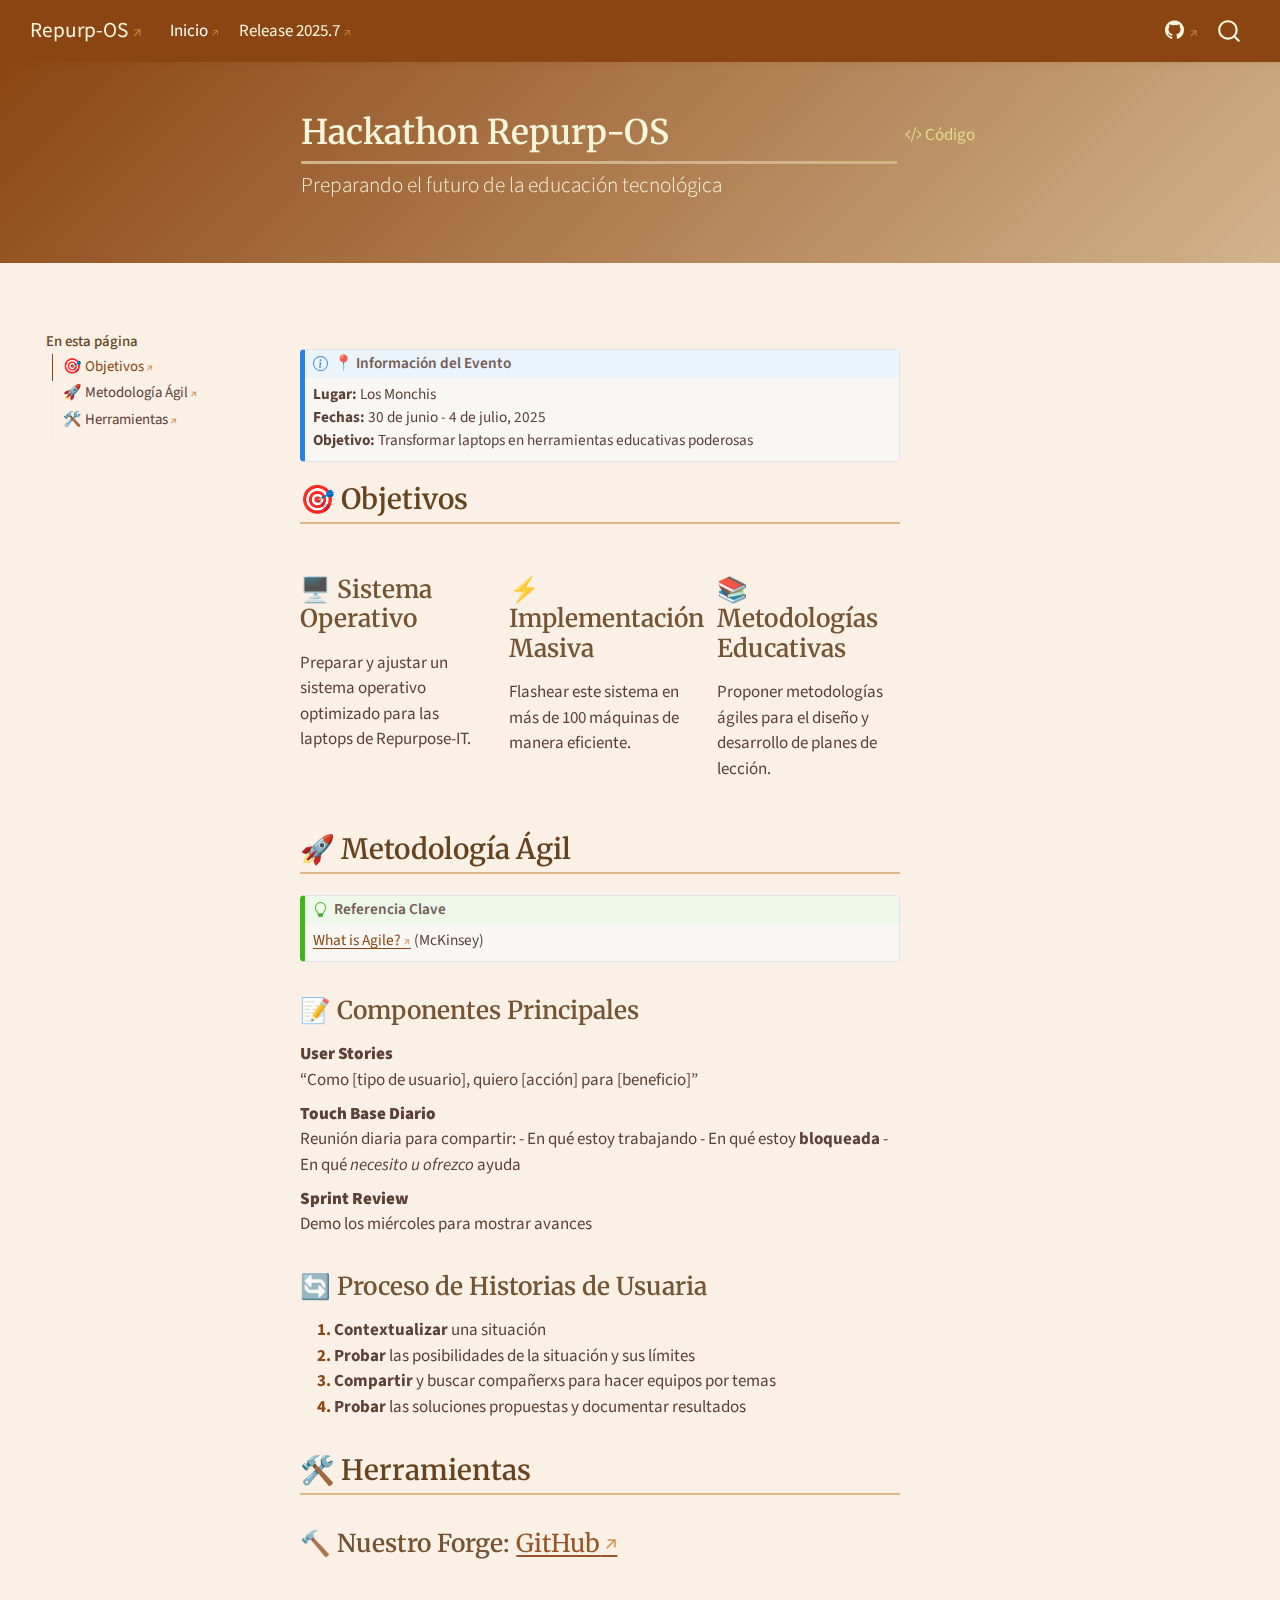
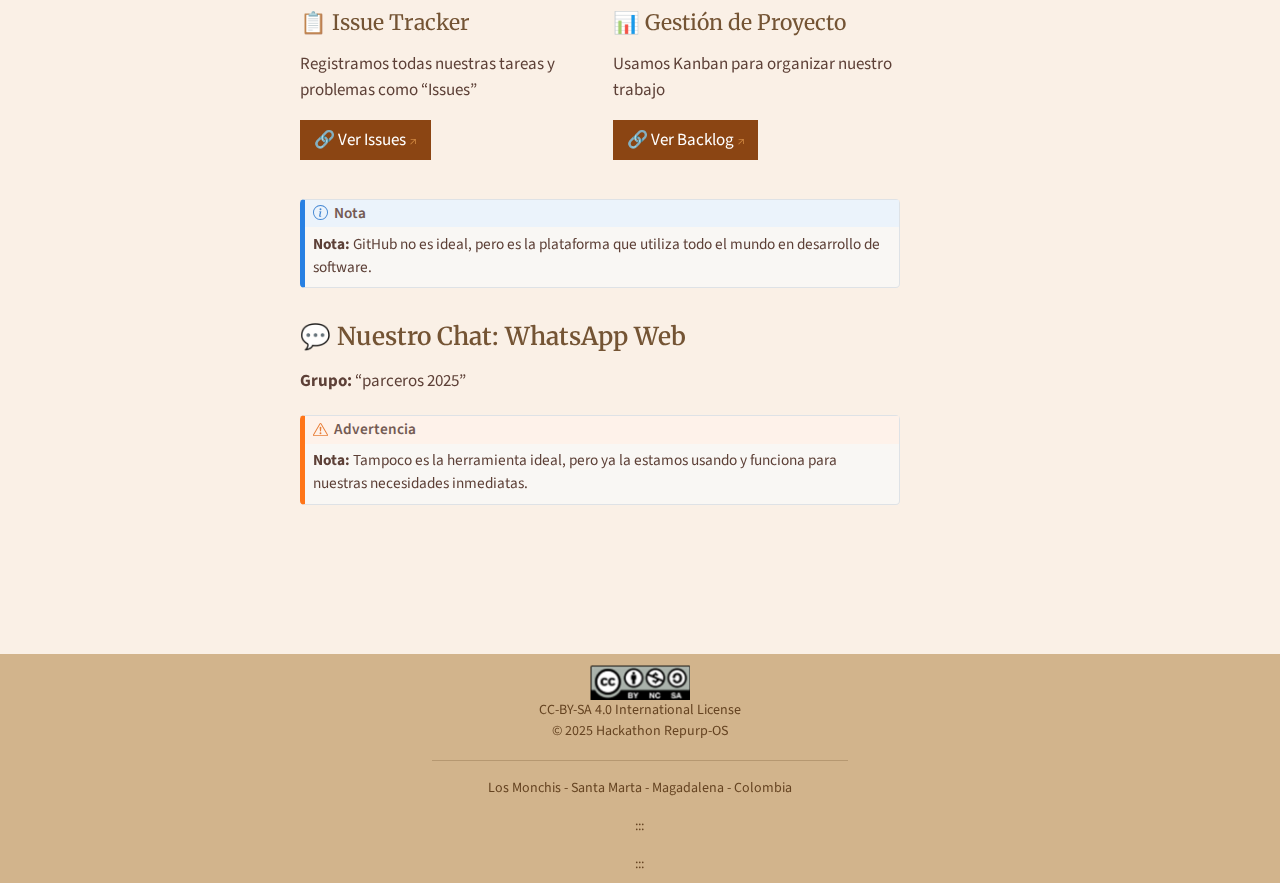
<file: index.html>
<!DOCTYPE html>
<html xmlns="http://www.w3.org/1999/xhtml" lang="es" xml:lang="es"><head>

<meta charset="utf-8">
<meta name="generator" content="quarto-1.7.32">

<meta name="viewport" content="width=device-width, initial-scale=1.0, user-scalable=yes">


<title>Hackathon Repurp-OS</title>
<style>
code{white-space: pre-wrap;}
span.smallcaps{font-variant: small-caps;}
div.columns{display: flex; gap: min(4vw, 1.5em);}
div.column{flex: auto; overflow-x: auto;}
div.hanging-indent{margin-left: 1.5em; text-indent: -1.5em;}
ul.task-list{list-style: none;}
ul.task-list li input[type="checkbox"] {
  width: 0.8em;
  margin: 0 0.8em 0.2em -1em; /* quarto-specific, see https://github.com/quarto-dev/quarto-cli/issues/4556 */ 
  vertical-align: middle;
}
/* CSS for syntax highlighting */
html { -webkit-text-size-adjust: 100%; }
pre > code.sourceCode { white-space: pre; position: relative; }
pre > code.sourceCode > span { display: inline-block; line-height: 1.25; }
pre > code.sourceCode > span:empty { height: 1.2em; }
.sourceCode { overflow: visible; }
code.sourceCode > span { color: inherit; text-decoration: inherit; }
div.sourceCode { margin: 1em 0; }
pre.sourceCode { margin: 0; }
@media screen {
div.sourceCode { overflow: auto; }
}
@media print {
pre > code.sourceCode { white-space: pre-wrap; }
pre > code.sourceCode > span { text-indent: -5em; padding-left: 5em; }
}
pre.numberSource code
  { counter-reset: source-line 0; }
pre.numberSource code > span
  { position: relative; left: -4em; counter-increment: source-line; }
pre.numberSource code > span > a:first-child::before
  { content: counter(source-line);
    position: relative; left: -1em; text-align: right; vertical-align: baseline;
    border: none; display: inline-block;
    -webkit-touch-callout: none; -webkit-user-select: none;
    -khtml-user-select: none; -moz-user-select: none;
    -ms-user-select: none; user-select: none;
    padding: 0 4px; width: 4em;
  }
pre.numberSource { margin-left: 3em;  padding-left: 4px; }
div.sourceCode
  {   }
@media screen {
pre > code.sourceCode > span > a:first-child::before { text-decoration: underline; }
}
</style>


<script src="site_libs/quarto-nav/quarto-nav.js"></script>
<script src="site_libs/quarto-nav/headroom.min.js"></script>
<script src="site_libs/clipboard/clipboard.min.js"></script>
<script src="site_libs/quarto-search/autocomplete.umd.js"></script>
<script src="site_libs/quarto-search/fuse.min.js"></script>
<script src="site_libs/quarto-search/quarto-search.js"></script>
<meta name="quarto:offset" content="./">
<script src="site_libs/quarto-html/quarto.js" type="module"></script>
<script src="site_libs/quarto-html/tabsets/tabsets.js" type="module"></script>
<script src="site_libs/quarto-html/popper.min.js"></script>
<script src="site_libs/quarto-html/tippy.umd.min.js"></script>
<script src="site_libs/quarto-html/anchor.min.js"></script>
<link href="site_libs/quarto-html/tippy.css" rel="stylesheet">
<link href="site_libs/quarto-html/quarto-syntax-highlighting-37eea08aefeeee20ff55810ff984fec1.css" rel="stylesheet" id="quarto-text-highlighting-styles">
<script src="site_libs/bootstrap/bootstrap.min.js"></script>
<link href="site_libs/bootstrap/bootstrap-icons.css" rel="stylesheet">
<link href="site_libs/bootstrap/bootstrap-e63e61ddeec7019a462cb391356e4cf2.min.css" rel="stylesheet" append-hash="true" id="quarto-bootstrap" data-mode="light">
<script id="quarto-search-options" type="application/json">{
  "location": "navbar",
  "copy-button": false,
  "collapse-after": 3,
  "panel-placement": "end",
  "type": "overlay",
  "limit": 50,
  "keyboard-shortcut": [
    "f",
    "/",
    "s"
  ],
  "show-item-context": false,
  "language": {
    "search-no-results-text": "Sin resultados",
    "search-matching-documents-text": "documentos encontrados",
    "search-copy-link-title": "Copiar el enlace en la búsqueda",
    "search-hide-matches-text": "Ocultar resultados adicionales",
    "search-more-match-text": "resultado adicional en este documento",
    "search-more-matches-text": "resultados adicionales en este documento",
    "search-clear-button-title": "Borrar",
    "search-text-placeholder": "",
    "search-detached-cancel-button-title": "Cancelar",
    "search-submit-button-title": "Enviar",
    "search-label": "Buscar"
  }
}</script>
<style>html{ scroll-behavior: smooth; }</style>


<link rel="stylesheet" href="styles.css">
</head>

<body class="floating nav-fixed quarto-light">

<div id="quarto-search-results"></div>
  <header id="quarto-header" class="headroom fixed-top quarto-banner">
    <nav class="navbar navbar-expand-lg " data-bs-theme="dark">
      <div class="navbar-container container-fluid">
      <div class="navbar-brand-container mx-auto">
    <a class="navbar-brand" href="./index.html">
    <span class="navbar-title">Repurp-OS</span>
    </a>
  </div>
            <div id="quarto-search" class="" title="Buscar"></div>
          <button class="navbar-toggler" type="button" data-bs-toggle="collapse" data-bs-target="#navbarCollapse" aria-controls="navbarCollapse" role="menu" aria-expanded="false" aria-label="Navegación de palanca" onclick="if (window.quartoToggleHeadroom) { window.quartoToggleHeadroom(); }">
  <span class="navbar-toggler-icon"></span>
</button>
          <div class="collapse navbar-collapse" id="navbarCollapse">
            <ul class="navbar-nav navbar-nav-scroll me-auto">
  <li class="nav-item">
    <a class="nav-link active" href="./index.html" aria-current="page"> 
<span class="menu-text">Inicio</span></a>
  </li>  
  <li class="nav-item">
    <a class="nav-link" href="./release.html"> 
<span class="menu-text">Release 2025.7</span></a>
  </li>  
</ul>
            <ul class="navbar-nav navbar-nav-scroll ms-auto">
  <li class="nav-item compact">
    <a class="nav-link" href="https://github.com/Repurpose-IT/Repurp-OS"> <i class="bi bi-github" role="img" aria-label="GitHub">
</i> 
<span class="menu-text"></span></a>
  </li>  
</ul>
          </div> <!-- /navcollapse -->
            <div class="quarto-navbar-tools">
</div>
      </div> <!-- /container-fluid -->
    </nav>
</header>
<!-- content -->
<header id="title-block-header" class="quarto-title-block default toc-left page-columns page-full">
  <div class="quarto-title-banner page-columns page-full">
    <div class="quarto-title column-body">
      <div class="quarto-title-block"><div><h1 class="title">Hackathon Repurp-OS</h1><button type="button" class="btn code-tools-button" id="quarto-code-tools-source"><i class="bi"></i> Código</button></div></div>
            <p class="subtitle lead">Preparando el futuro de la educación tecnológica</p>
                      </div>
  </div>
    
  
  <div class="quarto-title-meta">

      
    
      
    </div>
    
  
  </header><div id="quarto-content" class="quarto-container page-columns page-rows-contents page-layout-article page-navbar">
<!-- sidebar -->
  <nav id="quarto-sidebar" class="sidebar collapse collapse-horizontal quarto-sidebar-collapse-item sidebar-navigation floating overflow-auto">
    <nav id="TOC" role="doc-toc" class="toc-active">
    <h2 id="toc-title">En esta página</h2>
   
  <ul>
  <li><a href="#objetivos" id="toc-objetivos" class="nav-link active" data-scroll-target="#objetivos">🎯 Objetivos</a></li>
  <li><a href="#metodología-ágil" id="toc-metodología-ágil" class="nav-link" data-scroll-target="#metodología-ágil">🚀 Metodología Ágil</a>
  <ul class="collapse">
  <li><a href="#componentes-principales" id="toc-componentes-principales" class="nav-link" data-scroll-target="#componentes-principales">📝 Componentes Principales</a></li>
  <li><a href="#proceso-de-historias-de-usuaria" id="toc-proceso-de-historias-de-usuaria" class="nav-link" data-scroll-target="#proceso-de-historias-de-usuaria">🔄 Proceso de Historias de Usuaria</a></li>
  </ul></li>
  <li><a href="#herramientas" id="toc-herramientas" class="nav-link" data-scroll-target="#herramientas">🛠️ Herramientas</a>
  <ul class="collapse">
  <li><a href="#nuestro-forge-github" id="toc-nuestro-forge-github" class="nav-link" data-scroll-target="#nuestro-forge-github">🔨 Nuestro Forge: GitHub</a></li>
  <li><a href="#nuestro-chat-whatsapp-web" id="toc-nuestro-chat-whatsapp-web" class="nav-link" data-scroll-target="#nuestro-chat-whatsapp-web">💬 Nuestro Chat: WhatsApp Web</a></li>
  </ul></li>
  </ul>
</nav>
</nav>
<div id="quarto-sidebar-glass" class="quarto-sidebar-collapse-item" data-bs-toggle="collapse" data-bs-target=".quarto-sidebar-collapse-item"></div>
<!-- margin-sidebar -->
    <div id="quarto-margin-sidebar" class="sidebar margin-sidebar zindex-bottom">
    </div>
<!-- main -->
<main class="content quarto-banner-title-block" id="quarto-document-content">





<div class="callout callout-style-default callout-note callout-titled">
<div class="callout-header d-flex align-content-center">
<div class="callout-icon-container">
<i class="callout-icon"></i>
</div>
<div class="callout-title-container flex-fill">
📍 Información del Evento
</div>
</div>
<div class="callout-body-container callout-body">
<p><strong>Lugar:</strong> Los Monchis<br>
<strong>Fechas:</strong> 30 de junio - 4 de julio, 2025<br>
<strong>Objetivo:</strong> Transformar laptops en herramientas educativas poderosas</p>
</div>
</div>
<section id="objetivos" class="level2">
<h2 class="anchored" data-anchor-id="objetivos">🎯 Objetivos</h2>
<div class="grid">
<section id="sistema-operativo" class="level3 g-col-12 g-col-md-4">
<h3 class="anchored" data-anchor-id="sistema-operativo">🖥️ Sistema Operativo</h3>
<p>Preparar y ajustar un sistema operativo optimizado para las laptops de Repurpose-IT.</p>
</section>
<section id="implementación-masiva" class="level3 g-col-12 g-col-md-4">
<h3 class="anchored" data-anchor-id="implementación-masiva">⚡ Implementación Masiva</h3>
<p>Flashear este sistema en más de 100 máquinas de manera eficiente.</p>
</section>
<section id="metodologías-educativas" class="level3 g-col-12 g-col-md-4">
<h3 class="anchored" data-anchor-id="metodologías-educativas">📚 Metodologías Educativas</h3>
<p>Proponer metodologías ágiles para el diseño y desarrollo de planes de lección.</p>
</section>
</div>
</section>
<section id="metodología-ágil" class="level2">
<h2 class="anchored" data-anchor-id="metodología-ágil">🚀 Metodología Ágil</h2>
<div class="callout callout-style-default callout-tip callout-titled">
<div class="callout-header d-flex align-content-center">
<div class="callout-icon-container">
<i class="callout-icon"></i>
</div>
<div class="callout-title-container flex-fill">
Referencia Clave
</div>
</div>
<div class="callout-body-container callout-body">
<p><a href="https://www.mckinsey.com/featured-insights/mckinsey-explainers/what-is-agile">What is Agile?</a> (McKinsey)</p>
</div>
</div>
<section id="componentes-principales" class="level3">
<h3 class="anchored" data-anchor-id="componentes-principales">📝 Componentes Principales</h3>
<dl>
<dt><strong>User Stories</strong></dt>
<dd>
“Como [tipo de usuario], quiero [acción] para [beneficio]”
</dd>
<dt><strong>Touch Base Diario</strong></dt>
<dd>
Reunión diaria para compartir: - En qué estoy trabajando - En qué estoy <strong>bloqueada</strong> - En qué <em>necesito u ofrezco</em> ayuda
</dd>
<dt><strong>Sprint Review</strong></dt>
<dd>
Demo los miércoles para mostrar avances
</dd>
</dl>
</section>
<section id="proceso-de-historias-de-usuaria" class="level3">
<h3 class="anchored" data-anchor-id="proceso-de-historias-de-usuaria">🔄 Proceso de Historias de Usuaria</h3>
<ol type="1">
<li><strong>Contextualizar</strong> una situación</li>
<li><strong>Probar</strong> las posibilidades de la situación y sus límites</li>
<li><strong>Compartir</strong> y buscar compañerxs para hacer equipos por temas</li>
<li><strong>Probar</strong> las soluciones propuestas y documentar resultados</li>
</ol>
</section>
</section>
<section id="herramientas" class="level2">
<h2 class="anchored" data-anchor-id="herramientas">🛠️ Herramientas</h2>
<section id="nuestro-forge-github" class="level3">
<h3 class="anchored" data-anchor-id="nuestro-forge-github">🔨 Nuestro Forge: <a href="https://github.com/Repurpose-IT/Repurp-OS">GitHub</a></h3>
<div class="grid">
<section id="issue-tracker" class="level4 g-col-12 g-col-md-6">
<h4 class="anchored" data-anchor-id="issue-tracker">📋 Issue Tracker</h4>
<p>Registramos todas nuestras tareas y problemas como “Issues”</p>
<p><a href="https://github.com/Repurpose-IT/Repurp-OS/issues" class="btn btn-primary">🔗 Ver Issues</a></p>
</section>
<section id="gestión-de-proyecto" class="level4 g-col-12 g-col-md-6">
<h4 class="anchored" data-anchor-id="gestión-de-proyecto">📊 Gestión de Proyecto</h4>
<p>Usamos Kanban para organizar nuestro trabajo</p>
<p><a href="https://github.com/orgs/Repurpose-IT/projects/1" class="btn btn-primary">🔗 Ver Backlog</a></p>
</section>
</div>
<div class="callout callout-style-default callout-note callout-titled">
<div class="callout-header d-flex align-content-center">
<div class="callout-icon-container">
<i class="callout-icon"></i>
</div>
<div class="callout-title-container flex-fill">
Nota
</div>
</div>
<div class="callout-body-container callout-body">
<p><strong>Nota:</strong> GitHub no es ideal, pero es la plataforma que utiliza todo el mundo en desarrollo de software.</p>
</div>
</div>
</section>
<section id="nuestro-chat-whatsapp-web" class="level3">
<h3 class="anchored" data-anchor-id="nuestro-chat-whatsapp-web">💬 Nuestro Chat: WhatsApp Web</h3>
<p><strong>Grupo:</strong> “parceros 2025”</p>
<div class="callout callout-style-default callout-warning callout-titled">
<div class="callout-header d-flex align-content-center">
<div class="callout-icon-container">
<i class="callout-icon"></i>
</div>
<div class="callout-title-container flex-fill">
Advertencia
</div>
</div>
<div class="callout-body-container callout-body">
<p><strong>Nota:</strong> Tampoco es la herramienta ideal, pero ya la estamos usando y funciona para nuestras necesidades inmediatas.</p>
</div>
</div>

</section>
</section>

</main> <!-- /main -->
<script id="quarto-html-after-body" type="application/javascript">
  window.document.addEventListener("DOMContentLoaded", function (event) {
    const icon = "";
    const anchorJS = new window.AnchorJS();
    anchorJS.options = {
      placement: 'right',
      icon: icon
    };
    anchorJS.add('.anchored');
    const isCodeAnnotation = (el) => {
      for (const clz of el.classList) {
        if (clz.startsWith('code-annotation-')) {                     
          return true;
        }
      }
      return false;
    }
    const onCopySuccess = function(e) {
      // button target
      const button = e.trigger;
      // don't keep focus
      button.blur();
      // flash "checked"
      button.classList.add('code-copy-button-checked');
      var currentTitle = button.getAttribute("title");
      button.setAttribute("title", "Copiado");
      let tooltip;
      if (window.bootstrap) {
        button.setAttribute("data-bs-toggle", "tooltip");
        button.setAttribute("data-bs-placement", "left");
        button.setAttribute("data-bs-title", "Copiado");
        tooltip = new bootstrap.Tooltip(button, 
          { trigger: "manual", 
            customClass: "code-copy-button-tooltip",
            offset: [0, -8]});
        tooltip.show();    
      }
      setTimeout(function() {
        if (tooltip) {
          tooltip.hide();
          button.removeAttribute("data-bs-title");
          button.removeAttribute("data-bs-toggle");
          button.removeAttribute("data-bs-placement");
        }
        button.setAttribute("title", currentTitle);
        button.classList.remove('code-copy-button-checked');
      }, 1000);
      // clear code selection
      e.clearSelection();
    }
    const getTextToCopy = function(trigger) {
        const codeEl = trigger.previousElementSibling.cloneNode(true);
        for (const childEl of codeEl.children) {
          if (isCodeAnnotation(childEl)) {
            childEl.remove();
          }
        }
        return codeEl.innerText;
    }
    const clipboard = new window.ClipboardJS('.code-copy-button:not([data-in-quarto-modal])', {
      text: getTextToCopy
    });
    clipboard.on('success', onCopySuccess);
    if (window.document.getElementById('quarto-embedded-source-code-modal')) {
      const clipboardModal = new window.ClipboardJS('.code-copy-button[data-in-quarto-modal]', {
        text: getTextToCopy,
        container: window.document.getElementById('quarto-embedded-source-code-modal')
      });
      clipboardModal.on('success', onCopySuccess);
    }
    const viewSource = window.document.getElementById('quarto-view-source') ||
                       window.document.getElementById('quarto-code-tools-source');
    if (viewSource) {
      const sourceUrl = viewSource.getAttribute("data-quarto-source-url");
      viewSource.addEventListener("click", function(e) {
        if (sourceUrl) {
          // rstudio viewer pane
          if (/\bcapabilities=\b/.test(window.location)) {
            window.open(sourceUrl);
          } else {
            window.location.href = sourceUrl;
          }
        } else {
          const modal = new bootstrap.Modal(document.getElementById('quarto-embedded-source-code-modal'));
          modal.show();
        }
        return false;
      });
    }
    function toggleCodeHandler(show) {
      return function(e) {
        const detailsSrc = window.document.querySelectorAll(".cell > details > .sourceCode");
        for (let i=0; i<detailsSrc.length; i++) {
          const details = detailsSrc[i].parentElement;
          if (show) {
            details.open = true;
          } else {
            details.removeAttribute("open");
          }
        }
        const cellCodeDivs = window.document.querySelectorAll(".cell > .sourceCode");
        const fromCls = show ? "hidden" : "unhidden";
        const toCls = show ? "unhidden" : "hidden";
        for (let i=0; i<cellCodeDivs.length; i++) {
          const codeDiv = cellCodeDivs[i];
          if (codeDiv.classList.contains(fromCls)) {
            codeDiv.classList.remove(fromCls);
            codeDiv.classList.add(toCls);
          } 
        }
        return false;
      }
    }
    const hideAllCode = window.document.getElementById("quarto-hide-all-code");
    if (hideAllCode) {
      hideAllCode.addEventListener("click", toggleCodeHandler(false));
    }
    const showAllCode = window.document.getElementById("quarto-show-all-code");
    if (showAllCode) {
      showAllCode.addEventListener("click", toggleCodeHandler(true));
    }
      var localhostRegex = new RegExp(/^(?:http|https):\/\/localhost\:?[0-9]*\//);
      var mailtoRegex = new RegExp(/^mailto:/);
        var filterRegex = new RegExp("https:\/\/Repurpose-IT\.github\.io\/Repurp-OS\/");
      var isInternal = (href) => {
          return filterRegex.test(href) || localhostRegex.test(href) || mailtoRegex.test(href);
      }
      // Inspect non-navigation links and adorn them if external
     var links = window.document.querySelectorAll('a[href]:not(.nav-link):not(.navbar-brand):not(.toc-action):not(.sidebar-link):not(.sidebar-item-toggle):not(.pagination-link):not(.no-external):not([aria-hidden]):not(.dropdown-item):not(.quarto-navigation-tool):not(.about-link)');
      for (var i=0; i<links.length; i++) {
        const link = links[i];
        if (!isInternal(link.href)) {
          // undo the damage that might have been done by quarto-nav.js in the case of
          // links that we want to consider external
          if (link.dataset.originalHref !== undefined) {
            link.href = link.dataset.originalHref;
          }
            // target, if specified
            link.setAttribute("target", "_blank");
            if (link.getAttribute("rel") === null) {
              link.setAttribute("rel", "noopener");
            }
        }
      }
    function tippyHover(el, contentFn, onTriggerFn, onUntriggerFn) {
      const config = {
        allowHTML: true,
        maxWidth: 500,
        delay: 100,
        arrow: false,
        appendTo: function(el) {
            return el.parentElement;
        },
        interactive: true,
        interactiveBorder: 10,
        theme: 'quarto',
        placement: 'bottom-start',
      };
      if (contentFn) {
        config.content = contentFn;
      }
      if (onTriggerFn) {
        config.onTrigger = onTriggerFn;
      }
      if (onUntriggerFn) {
        config.onUntrigger = onUntriggerFn;
      }
      window.tippy(el, config); 
    }
    const noterefs = window.document.querySelectorAll('a[role="doc-noteref"]');
    for (var i=0; i<noterefs.length; i++) {
      const ref = noterefs[i];
      tippyHover(ref, function() {
        // use id or data attribute instead here
        let href = ref.getAttribute('data-footnote-href') || ref.getAttribute('href');
        try { href = new URL(href).hash; } catch {}
        const id = href.replace(/^#\/?/, "");
        const note = window.document.getElementById(id);
        if (note) {
          return note.innerHTML;
        } else {
          return "";
        }
      });
    }
    const xrefs = window.document.querySelectorAll('a.quarto-xref');
    const processXRef = (id, note) => {
      // Strip column container classes
      const stripColumnClz = (el) => {
        el.classList.remove("page-full", "page-columns");
        if (el.children) {
          for (const child of el.children) {
            stripColumnClz(child);
          }
        }
      }
      stripColumnClz(note)
      if (id === null || id.startsWith('sec-')) {
        // Special case sections, only their first couple elements
        const container = document.createElement("div");
        if (note.children && note.children.length > 2) {
          container.appendChild(note.children[0].cloneNode(true));
          for (let i = 1; i < note.children.length; i++) {
            const child = note.children[i];
            if (child.tagName === "P" && child.innerText === "") {
              continue;
            } else {
              container.appendChild(child.cloneNode(true));
              break;
            }
          }
          if (window.Quarto?.typesetMath) {
            window.Quarto.typesetMath(container);
          }
          return container.innerHTML
        } else {
          if (window.Quarto?.typesetMath) {
            window.Quarto.typesetMath(note);
          }
          return note.innerHTML;
        }
      } else {
        // Remove any anchor links if they are present
        const anchorLink = note.querySelector('a.anchorjs-link');
        if (anchorLink) {
          anchorLink.remove();
        }
        if (window.Quarto?.typesetMath) {
          window.Quarto.typesetMath(note);
        }
        if (note.classList.contains("callout")) {
          return note.outerHTML;
        } else {
          return note.innerHTML;
        }
      }
    }
    for (var i=0; i<xrefs.length; i++) {
      const xref = xrefs[i];
      tippyHover(xref, undefined, function(instance) {
        instance.disable();
        let url = xref.getAttribute('href');
        let hash = undefined; 
        if (url.startsWith('#')) {
          hash = url;
        } else {
          try { hash = new URL(url).hash; } catch {}
        }
        if (hash) {
          const id = hash.replace(/^#\/?/, "");
          const note = window.document.getElementById(id);
          if (note !== null) {
            try {
              const html = processXRef(id, note.cloneNode(true));
              instance.setContent(html);
            } finally {
              instance.enable();
              instance.show();
            }
          } else {
            // See if we can fetch this
            fetch(url.split('#')[0])
            .then(res => res.text())
            .then(html => {
              const parser = new DOMParser();
              const htmlDoc = parser.parseFromString(html, "text/html");
              const note = htmlDoc.getElementById(id);
              if (note !== null) {
                const html = processXRef(id, note);
                instance.setContent(html);
              } 
            }).finally(() => {
              instance.enable();
              instance.show();
            });
          }
        } else {
          // See if we can fetch a full url (with no hash to target)
          // This is a special case and we should probably do some content thinning / targeting
          fetch(url)
          .then(res => res.text())
          .then(html => {
            const parser = new DOMParser();
            const htmlDoc = parser.parseFromString(html, "text/html");
            const note = htmlDoc.querySelector('main.content');
            if (note !== null) {
              // This should only happen for chapter cross references
              // (since there is no id in the URL)
              // remove the first header
              if (note.children.length > 0 && note.children[0].tagName === "HEADER") {
                note.children[0].remove();
              }
              const html = processXRef(null, note);
              instance.setContent(html);
            } 
          }).finally(() => {
            instance.enable();
            instance.show();
          });
        }
      }, function(instance) {
      });
    }
        let selectedAnnoteEl;
        const selectorForAnnotation = ( cell, annotation) => {
          let cellAttr = 'data-code-cell="' + cell + '"';
          let lineAttr = 'data-code-annotation="' +  annotation + '"';
          const selector = 'span[' + cellAttr + '][' + lineAttr + ']';
          return selector;
        }
        const selectCodeLines = (annoteEl) => {
          const doc = window.document;
          const targetCell = annoteEl.getAttribute("data-target-cell");
          const targetAnnotation = annoteEl.getAttribute("data-target-annotation");
          const annoteSpan = window.document.querySelector(selectorForAnnotation(targetCell, targetAnnotation));
          const lines = annoteSpan.getAttribute("data-code-lines").split(",");
          const lineIds = lines.map((line) => {
            return targetCell + "-" + line;
          })
          let top = null;
          let height = null;
          let parent = null;
          if (lineIds.length > 0) {
              //compute the position of the single el (top and bottom and make a div)
              const el = window.document.getElementById(lineIds[0]);
              top = el.offsetTop;
              height = el.offsetHeight;
              parent = el.parentElement.parentElement;
            if (lineIds.length > 1) {
              const lastEl = window.document.getElementById(lineIds[lineIds.length - 1]);
              const bottom = lastEl.offsetTop + lastEl.offsetHeight;
              height = bottom - top;
            }
            if (top !== null && height !== null && parent !== null) {
              // cook up a div (if necessary) and position it 
              let div = window.document.getElementById("code-annotation-line-highlight");
              if (div === null) {
                div = window.document.createElement("div");
                div.setAttribute("id", "code-annotation-line-highlight");
                div.style.position = 'absolute';
                parent.appendChild(div);
              }
              div.style.top = top - 2 + "px";
              div.style.height = height + 4 + "px";
              div.style.left = 0;
              let gutterDiv = window.document.getElementById("code-annotation-line-highlight-gutter");
              if (gutterDiv === null) {
                gutterDiv = window.document.createElement("div");
                gutterDiv.setAttribute("id", "code-annotation-line-highlight-gutter");
                gutterDiv.style.position = 'absolute';
                const codeCell = window.document.getElementById(targetCell);
                const gutter = codeCell.querySelector('.code-annotation-gutter');
                gutter.appendChild(gutterDiv);
              }
              gutterDiv.style.top = top - 2 + "px";
              gutterDiv.style.height = height + 4 + "px";
            }
            selectedAnnoteEl = annoteEl;
          }
        };
        const unselectCodeLines = () => {
          const elementsIds = ["code-annotation-line-highlight", "code-annotation-line-highlight-gutter"];
          elementsIds.forEach((elId) => {
            const div = window.document.getElementById(elId);
            if (div) {
              div.remove();
            }
          });
          selectedAnnoteEl = undefined;
        };
          // Handle positioning of the toggle
      window.addEventListener(
        "resize",
        throttle(() => {
          elRect = undefined;
          if (selectedAnnoteEl) {
            selectCodeLines(selectedAnnoteEl);
          }
        }, 10)
      );
      function throttle(fn, ms) {
      let throttle = false;
      let timer;
        return (...args) => {
          if(!throttle) { // first call gets through
              fn.apply(this, args);
              throttle = true;
          } else { // all the others get throttled
              if(timer) clearTimeout(timer); // cancel #2
              timer = setTimeout(() => {
                fn.apply(this, args);
                timer = throttle = false;
              }, ms);
          }
        };
      }
        // Attach click handler to the DT
        const annoteDls = window.document.querySelectorAll('dt[data-target-cell]');
        for (const annoteDlNode of annoteDls) {
          annoteDlNode.addEventListener('click', (event) => {
            const clickedEl = event.target;
            if (clickedEl !== selectedAnnoteEl) {
              unselectCodeLines();
              const activeEl = window.document.querySelector('dt[data-target-cell].code-annotation-active');
              if (activeEl) {
                activeEl.classList.remove('code-annotation-active');
              }
              selectCodeLines(clickedEl);
              clickedEl.classList.add('code-annotation-active');
            } else {
              // Unselect the line
              unselectCodeLines();
              clickedEl.classList.remove('code-annotation-active');
            }
          });
        }
    const findCites = (el) => {
      const parentEl = el.parentElement;
      if (parentEl) {
        const cites = parentEl.dataset.cites;
        if (cites) {
          return {
            el,
            cites: cites.split(' ')
          };
        } else {
          return findCites(el.parentElement)
        }
      } else {
        return undefined;
      }
    };
    var bibliorefs = window.document.querySelectorAll('a[role="doc-biblioref"]');
    for (var i=0; i<bibliorefs.length; i++) {
      const ref = bibliorefs[i];
      const citeInfo = findCites(ref);
      if (citeInfo) {
        tippyHover(citeInfo.el, function() {
          var popup = window.document.createElement('div');
          citeInfo.cites.forEach(function(cite) {
            var citeDiv = window.document.createElement('div');
            citeDiv.classList.add('hanging-indent');
            citeDiv.classList.add('csl-entry');
            var biblioDiv = window.document.getElementById('ref-' + cite);
            if (biblioDiv) {
              citeDiv.innerHTML = biblioDiv.innerHTML;
            }
            popup.appendChild(citeDiv);
          });
          return popup.innerHTML;
        });
      }
    }
  });
  </script><div class="modal fade" id="quarto-embedded-source-code-modal" tabindex="-1" aria-labelledby="quarto-embedded-source-code-modal-label" aria-hidden="true"><div class="modal-dialog modal-dialog-scrollable"><div class="modal-content"><div class="modal-header"><h5 class="modal-title" id="quarto-embedded-source-code-modal-label">Ejecutar el código</h5><button class="btn-close" data-bs-dismiss="modal"></button></div><div class="modal-body"><div class="">
<div class="sourceCode" id="cb1" data-shortcodes="false"><pre class="sourceCode markdown code-with-copy"><code class="sourceCode markdown"><span id="cb1-1"><a href="#cb1-1" aria-hidden="true" tabindex="-1"></a><span class="co">---</span></span>
<span id="cb1-2"><a href="#cb1-2" aria-hidden="true" tabindex="-1"></a><span class="an">title:</span><span class="co"> "Hackathon Repurp-OS"</span></span>
<span id="cb1-3"><a href="#cb1-3" aria-hidden="true" tabindex="-1"></a><span class="an">subtitle:</span><span class="co"> "Preparando el futuro de la educación tecnológica"</span></span>
<span id="cb1-4"><a href="#cb1-4" aria-hidden="true" tabindex="-1"></a><span class="an">toc:</span><span class="co"> true</span></span>
<span id="cb1-5"><a href="#cb1-5" aria-hidden="true" tabindex="-1"></a><span class="an">toc-location:</span><span class="co"> left</span></span>
<span id="cb1-6"><a href="#cb1-6" aria-hidden="true" tabindex="-1"></a><span class="an">title-block-banner:</span><span class="co"> true</span></span>
<span id="cb1-7"><a href="#cb1-7" aria-hidden="true" tabindex="-1"></a><span class="an">format:</span></span>
<span id="cb1-8"><a href="#cb1-8" aria-hidden="true" tabindex="-1"></a><span class="co">  html:</span></span>
<span id="cb1-9"><a href="#cb1-9" aria-hidden="true" tabindex="-1"></a><span class="co">    code-fold: true</span></span>
<span id="cb1-10"><a href="#cb1-10" aria-hidden="true" tabindex="-1"></a><span class="co">    code-tools: true</span></span>
<span id="cb1-11"><a href="#cb1-11" aria-hidden="true" tabindex="-1"></a><span class="co">---</span></span>
<span id="cb1-12"><a href="#cb1-12" aria-hidden="true" tabindex="-1"></a></span>
<span id="cb1-13"><a href="#cb1-13" aria-hidden="true" tabindex="-1"></a>::: {.callout-note}</span>
<span id="cb1-14"><a href="#cb1-14" aria-hidden="true" tabindex="-1"></a><span class="fu">## 📍 Información del Evento</span></span>
<span id="cb1-15"><a href="#cb1-15" aria-hidden="true" tabindex="-1"></a>**Lugar:** Los Monchis  </span>
<span id="cb1-16"><a href="#cb1-16" aria-hidden="true" tabindex="-1"></a>**Fechas:** 30 de junio - 4 de julio, 2025  </span>
<span id="cb1-17"><a href="#cb1-17" aria-hidden="true" tabindex="-1"></a>**Objetivo:** Transformar laptops en herramientas educativas poderosas</span>
<span id="cb1-18"><a href="#cb1-18" aria-hidden="true" tabindex="-1"></a>:::</span>
<span id="cb1-19"><a href="#cb1-19" aria-hidden="true" tabindex="-1"></a></span>
<span id="cb1-20"><a href="#cb1-20" aria-hidden="true" tabindex="-1"></a><span class="fu">## 🎯 Objetivos</span></span>
<span id="cb1-21"><a href="#cb1-21" aria-hidden="true" tabindex="-1"></a></span>
<span id="cb1-22"><a href="#cb1-22" aria-hidden="true" tabindex="-1"></a>::: {.grid}</span>
<span id="cb1-23"><a href="#cb1-23" aria-hidden="true" tabindex="-1"></a></span>
<span id="cb1-24"><a href="#cb1-24" aria-hidden="true" tabindex="-1"></a>::: {.g-col-12 .g-col-md-4}</span>
<span id="cb1-25"><a href="#cb1-25" aria-hidden="true" tabindex="-1"></a><span class="fu">### 🖥️ Sistema Operativo</span></span>
<span id="cb1-26"><a href="#cb1-26" aria-hidden="true" tabindex="-1"></a>Preparar y ajustar un sistema operativo optimizado para las laptops de Repurpose-IT.</span>
<span id="cb1-27"><a href="#cb1-27" aria-hidden="true" tabindex="-1"></a>:::</span>
<span id="cb1-28"><a href="#cb1-28" aria-hidden="true" tabindex="-1"></a></span>
<span id="cb1-29"><a href="#cb1-29" aria-hidden="true" tabindex="-1"></a>::: {.g-col-12 .g-col-md-4}</span>
<span id="cb1-30"><a href="#cb1-30" aria-hidden="true" tabindex="-1"></a><span class="fu">### ⚡ Implementación Masiva</span></span>
<span id="cb1-31"><a href="#cb1-31" aria-hidden="true" tabindex="-1"></a>Flashear este sistema en más de 100 máquinas de manera eficiente.</span>
<span id="cb1-32"><a href="#cb1-32" aria-hidden="true" tabindex="-1"></a>:::</span>
<span id="cb1-33"><a href="#cb1-33" aria-hidden="true" tabindex="-1"></a></span>
<span id="cb1-34"><a href="#cb1-34" aria-hidden="true" tabindex="-1"></a>::: {.g-col-12 .g-col-md-4}</span>
<span id="cb1-35"><a href="#cb1-35" aria-hidden="true" tabindex="-1"></a><span class="fu">### 📚 Metodologías Educativas</span></span>
<span id="cb1-36"><a href="#cb1-36" aria-hidden="true" tabindex="-1"></a>Proponer metodologías ágiles para el diseño y desarrollo de planes de lección.</span>
<span id="cb1-37"><a href="#cb1-37" aria-hidden="true" tabindex="-1"></a>:::</span>
<span id="cb1-38"><a href="#cb1-38" aria-hidden="true" tabindex="-1"></a></span>
<span id="cb1-39"><a href="#cb1-39" aria-hidden="true" tabindex="-1"></a>:::</span>
<span id="cb1-40"><a href="#cb1-40" aria-hidden="true" tabindex="-1"></a></span>
<span id="cb1-41"><a href="#cb1-41" aria-hidden="true" tabindex="-1"></a><span class="fu">## 🚀 Metodología Ágil</span></span>
<span id="cb1-42"><a href="#cb1-42" aria-hidden="true" tabindex="-1"></a></span>
<span id="cb1-43"><a href="#cb1-43" aria-hidden="true" tabindex="-1"></a>::: {.callout-tip}</span>
<span id="cb1-44"><a href="#cb1-44" aria-hidden="true" tabindex="-1"></a><span class="fu">## Referencia Clave</span></span>
<span id="cb1-45"><a href="#cb1-45" aria-hidden="true" tabindex="-1"></a><span class="co">[</span><span class="ot">What is Agile?</span><span class="co">](https://www.mckinsey.com/featured-insights/mckinsey-explainers/what-is-agile)</span> (McKinsey)</span>
<span id="cb1-46"><a href="#cb1-46" aria-hidden="true" tabindex="-1"></a>:::</span>
<span id="cb1-47"><a href="#cb1-47" aria-hidden="true" tabindex="-1"></a></span>
<span id="cb1-48"><a href="#cb1-48" aria-hidden="true" tabindex="-1"></a><span class="fu">### 📝 Componentes Principales</span></span>
<span id="cb1-49"><a href="#cb1-49" aria-hidden="true" tabindex="-1"></a></span>
<span id="cb1-50"><a href="#cb1-50" aria-hidden="true" tabindex="-1"></a>**User Stories**</span>
<span id="cb1-51"><a href="#cb1-51" aria-hidden="true" tabindex="-1"></a>: "Como <span class="co">[</span><span class="ot">tipo de usuario</span><span class="co">]</span>, quiero <span class="co">[</span><span class="ot">acción</span><span class="co">]</span> para <span class="co">[</span><span class="ot">beneficio</span><span class="co">]</span>"</span>
<span id="cb1-52"><a href="#cb1-52" aria-hidden="true" tabindex="-1"></a></span>
<span id="cb1-53"><a href="#cb1-53" aria-hidden="true" tabindex="-1"></a>**Touch Base Diario** </span>
<span id="cb1-54"><a href="#cb1-54" aria-hidden="true" tabindex="-1"></a>: Reunión diaria para compartir:</span>
<span id="cb1-55"><a href="#cb1-55" aria-hidden="true" tabindex="-1"></a><span class="ss">  - </span>En qué estoy trabajando</span>
<span id="cb1-56"><a href="#cb1-56" aria-hidden="true" tabindex="-1"></a><span class="ss">  - </span>En qué estoy **bloqueada**</span>
<span id="cb1-57"><a href="#cb1-57" aria-hidden="true" tabindex="-1"></a><span class="ss">  - </span>En qué _necesito u ofrezco_ ayuda</span>
<span id="cb1-58"><a href="#cb1-58" aria-hidden="true" tabindex="-1"></a></span>
<span id="cb1-59"><a href="#cb1-59" aria-hidden="true" tabindex="-1"></a>**Sprint Review**</span>
<span id="cb1-60"><a href="#cb1-60" aria-hidden="true" tabindex="-1"></a>: Demo los miércoles para mostrar avances</span>
<span id="cb1-61"><a href="#cb1-61" aria-hidden="true" tabindex="-1"></a></span>
<span id="cb1-62"><a href="#cb1-62" aria-hidden="true" tabindex="-1"></a><span class="fu">### 🔄 Proceso de Historias de Usuaria</span></span>
<span id="cb1-63"><a href="#cb1-63" aria-hidden="true" tabindex="-1"></a></span>
<span id="cb1-64"><a href="#cb1-64" aria-hidden="true" tabindex="-1"></a><span class="ss">1. </span>**Contextualizar** una situación</span>
<span id="cb1-65"><a href="#cb1-65" aria-hidden="true" tabindex="-1"></a><span class="ss">2. </span>**Probar** las posibilidades de la situación y sus límites</span>
<span id="cb1-66"><a href="#cb1-66" aria-hidden="true" tabindex="-1"></a><span class="ss">3. </span>**Compartir** y buscar compañerxs para hacer equipos por temas</span>
<span id="cb1-67"><a href="#cb1-67" aria-hidden="true" tabindex="-1"></a><span class="ss">4. </span>**Probar** las soluciones propuestas y documentar resultados</span>
<span id="cb1-68"><a href="#cb1-68" aria-hidden="true" tabindex="-1"></a></span>
<span id="cb1-69"><a href="#cb1-69" aria-hidden="true" tabindex="-1"></a><span class="fu">## 🛠️ Herramientas</span></span>
<span id="cb1-70"><a href="#cb1-70" aria-hidden="true" tabindex="-1"></a></span>
<span id="cb1-71"><a href="#cb1-71" aria-hidden="true" tabindex="-1"></a><span class="fu">### 🔨 Nuestro Forge: [GitHub](https://github.com/Repurpose-IT/Repurp-OS)</span></span>
<span id="cb1-72"><a href="#cb1-72" aria-hidden="true" tabindex="-1"></a></span>
<span id="cb1-73"><a href="#cb1-73" aria-hidden="true" tabindex="-1"></a>::: {.grid}</span>
<span id="cb1-74"><a href="#cb1-74" aria-hidden="true" tabindex="-1"></a></span>
<span id="cb1-75"><a href="#cb1-75" aria-hidden="true" tabindex="-1"></a>::: {.g-col-12 .g-col-md-6}</span>
<span id="cb1-76"><a href="#cb1-76" aria-hidden="true" tabindex="-1"></a><span class="fu">#### 📋 Issue Tracker</span></span>
<span id="cb1-77"><a href="#cb1-77" aria-hidden="true" tabindex="-1"></a>Registramos todas nuestras tareas y problemas como "Issues"</span>
<span id="cb1-78"><a href="#cb1-78" aria-hidden="true" tabindex="-1"></a></span>
<span id="cb1-79"><a href="#cb1-79" aria-hidden="true" tabindex="-1"></a><span class="co">[</span><span class="ot">🔗 Ver Issues</span><span class="co">](https://github.com/Repurpose-IT/Repurp-OS/issues)</span>{.btn .btn-primary}</span>
<span id="cb1-80"><a href="#cb1-80" aria-hidden="true" tabindex="-1"></a>:::</span>
<span id="cb1-81"><a href="#cb1-81" aria-hidden="true" tabindex="-1"></a></span>
<span id="cb1-82"><a href="#cb1-82" aria-hidden="true" tabindex="-1"></a>::: {.g-col-12 .g-col-md-6}</span>
<span id="cb1-83"><a href="#cb1-83" aria-hidden="true" tabindex="-1"></a><span class="fu">#### 📊 Gestión de Proyecto</span></span>
<span id="cb1-84"><a href="#cb1-84" aria-hidden="true" tabindex="-1"></a>Usamos Kanban para organizar nuestro trabajo</span>
<span id="cb1-85"><a href="#cb1-85" aria-hidden="true" tabindex="-1"></a></span>
<span id="cb1-86"><a href="#cb1-86" aria-hidden="true" tabindex="-1"></a><span class="co">[</span><span class="ot">🔗 Ver Backlog</span><span class="co">](https://github.com/orgs/Repurpose-IT/projects/1)</span>{.btn .btn-primary}</span>
<span id="cb1-87"><a href="#cb1-87" aria-hidden="true" tabindex="-1"></a>:::</span>
<span id="cb1-88"><a href="#cb1-88" aria-hidden="true" tabindex="-1"></a></span>
<span id="cb1-89"><a href="#cb1-89" aria-hidden="true" tabindex="-1"></a>:::</span>
<span id="cb1-90"><a href="#cb1-90" aria-hidden="true" tabindex="-1"></a></span>
<span id="cb1-91"><a href="#cb1-91" aria-hidden="true" tabindex="-1"></a>::: {.callout-note}</span>
<span id="cb1-92"><a href="#cb1-92" aria-hidden="true" tabindex="-1"></a>**Nota:** GitHub no es ideal, pero es la plataforma que utiliza todo el mundo en desarrollo de software.</span>
<span id="cb1-93"><a href="#cb1-93" aria-hidden="true" tabindex="-1"></a>:::</span>
<span id="cb1-94"><a href="#cb1-94" aria-hidden="true" tabindex="-1"></a></span>
<span id="cb1-95"><a href="#cb1-95" aria-hidden="true" tabindex="-1"></a><span class="fu">### 💬 Nuestro Chat: WhatsApp Web</span></span>
<span id="cb1-96"><a href="#cb1-96" aria-hidden="true" tabindex="-1"></a></span>
<span id="cb1-97"><a href="#cb1-97" aria-hidden="true" tabindex="-1"></a>**Grupo:** "parceros 2025"</span>
<span id="cb1-98"><a href="#cb1-98" aria-hidden="true" tabindex="-1"></a></span>
<span id="cb1-99"><a href="#cb1-99" aria-hidden="true" tabindex="-1"></a>::: {.callout-warning}</span>
<span id="cb1-100"><a href="#cb1-100" aria-hidden="true" tabindex="-1"></a>**Nota:** Tampoco es la herramienta ideal, pero ya la estamos usando y funciona para nuestras necesidades inmediatas.</span>
<span id="cb1-101"><a href="#cb1-101" aria-hidden="true" tabindex="-1"></a>:::</span>
<span id="cb1-102"><a href="#cb1-102" aria-hidden="true" tabindex="-1"></a></span></code><button title="Copiar al portapapeles" class="code-copy-button" data-in-quarto-modal=""><i class="bi"></i></button></pre></div>
</div></div></div></div></div>
</div> <!-- /content -->
<footer class="footer">
  <div class="nav-footer">
    <div class="nav-footer-left">
      &nbsp;
    </div>   
    <div class="nav-footer-center">
<img src="license.png" class="img-fluid" width="100"> <br> CC-BY-SA 4.0 International License <br>© 2025 Hackathon Repurp-OS
<hr>
<p>Los Monchis - Santa Marta - Magadalena - Colombia</p>
<p>:::</p>
<p>:::</p>

<!-- -->

</div>
    <div class="nav-footer-right">
      &nbsp;
    </div>
  </div>
</footer>




<script src="site_libs/quarto-html/zenscroll-min.js"></script>
</body></html>
</file>
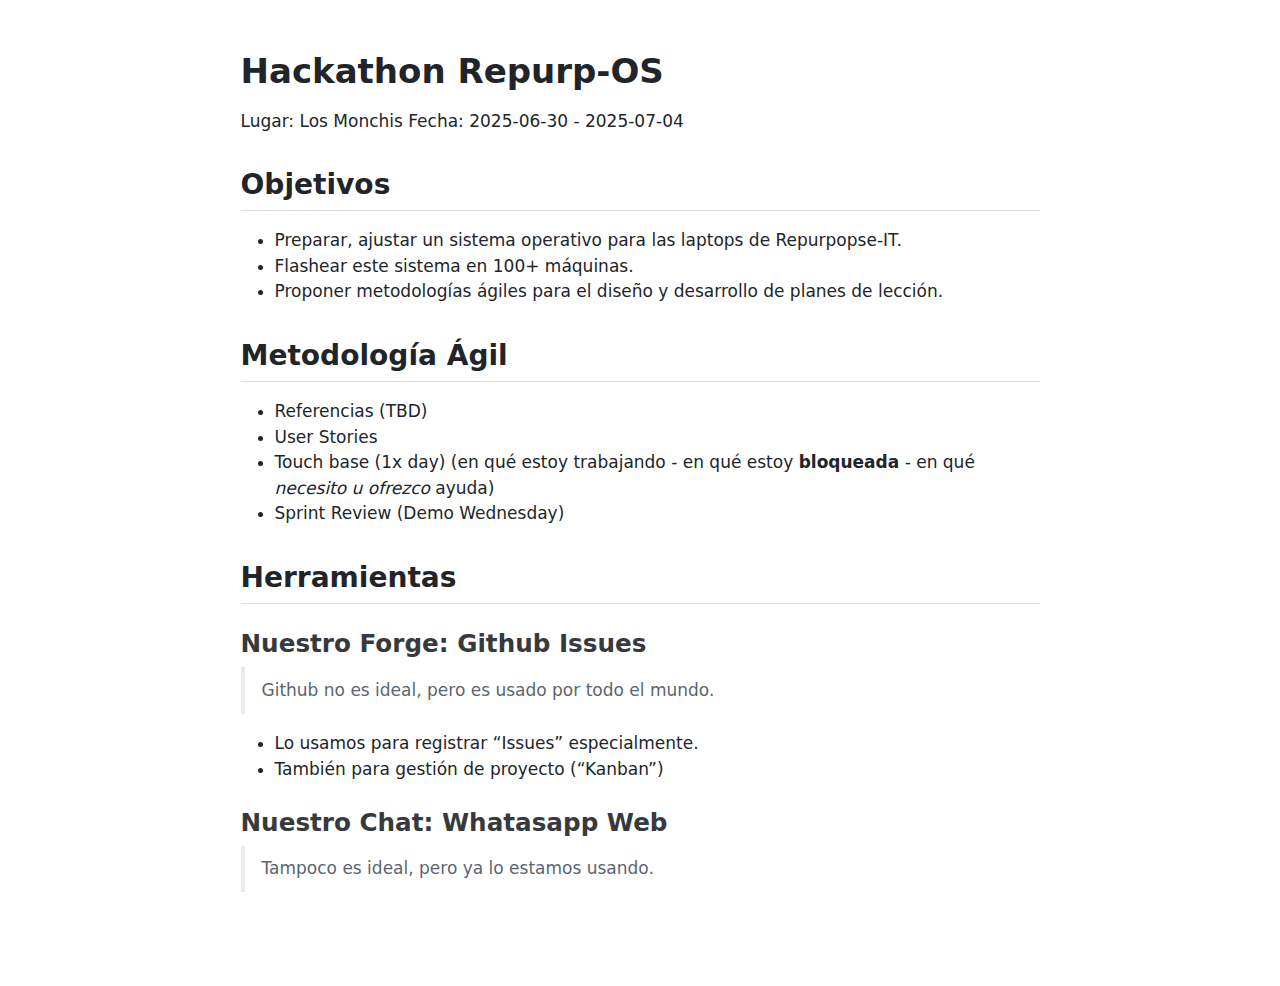
<file: readme.html>
<!DOCTYPE html>
<html xmlns="http://www.w3.org/1999/xhtml" lang="en" xml:lang="en"><head>

<meta charset="utf-8">
<meta name="generator" content="quarto-1.7.32">

<meta name="viewport" content="width=device-width, initial-scale=1.0, user-scalable=yes">


<title>readme</title>
<style>
code{white-space: pre-wrap;}
span.smallcaps{font-variant: small-caps;}
div.columns{display: flex; gap: min(4vw, 1.5em);}
div.column{flex: auto; overflow-x: auto;}
div.hanging-indent{margin-left: 1.5em; text-indent: -1.5em;}
ul.task-list{list-style: none;}
ul.task-list li input[type="checkbox"] {
  width: 0.8em;
  margin: 0 0.8em 0.2em -1em; /* quarto-specific, see https://github.com/quarto-dev/quarto-cli/issues/4556 */ 
  vertical-align: middle;
}
</style>


<script src="readme_files/libs/clipboard/clipboard.min.js"></script>
<script src="readme_files/libs/quarto-html/quarto.js" type="module"></script>
<script src="readme_files/libs/quarto-html/tabsets/tabsets.js" type="module"></script>
<script src="readme_files/libs/quarto-html/popper.min.js"></script>
<script src="readme_files/libs/quarto-html/tippy.umd.min.js"></script>
<script src="readme_files/libs/quarto-html/anchor.min.js"></script>
<link href="readme_files/libs/quarto-html/tippy.css" rel="stylesheet">
<link href="readme_files/libs/quarto-html/quarto-syntax-highlighting-37eea08aefeeee20ff55810ff984fec1.css" rel="stylesheet" id="quarto-text-highlighting-styles">
<script src="readme_files/libs/bootstrap/bootstrap.min.js"></script>
<link href="readme_files/libs/bootstrap/bootstrap-icons.css" rel="stylesheet">
<link href="readme_files/libs/bootstrap/bootstrap-bb462d781dde1847d9e3ccf7736099dd.min.css" rel="stylesheet" append-hash="true" id="quarto-bootstrap" data-mode="light">


</head>

<body class="fullcontent quarto-light">

<div id="quarto-content" class="page-columns page-rows-contents page-layout-article">

<main class="content" id="quarto-document-content">




<section id="hackathon-repurp-os" class="level1">
<h1>Hackathon Repurp-OS</h1>
<p>Lugar: Los Monchis Fecha: 2025-06-30 - 2025-07-04</p>
<section id="objetivos" class="level2">
<h2 class="anchored" data-anchor-id="objetivos">Objetivos</h2>
<ul>
<li>Preparar, ajustar un sistema operativo para las laptops de Repurpopse-IT.</li>
<li>Flashear este sistema en 100+ máquinas.</li>
<li>Proponer metodologías ágiles para el diseño y desarrollo de planes de lección.</li>
</ul>
</section>
<section id="metodología-ágil" class="level2">
<h2 class="anchored" data-anchor-id="metodología-ágil">Metodología Ágil</h2>
<ul>
<li>Referencias (TBD)</li>
<li>User Stories</li>
<li>Touch base (1x day) (en qué estoy trabajando - en qué estoy <strong>bloqueada</strong> - en qué <em>necesito u ofrezco</em> ayuda)</li>
<li>Sprint Review (Demo Wednesday)</li>
</ul>
</section>
<section id="herramientas" class="level2">
<h2 class="anchored" data-anchor-id="herramientas">Herramientas</h2>
<section id="nuestro-forge-github-issues" class="level3">
<h3 class="anchored" data-anchor-id="nuestro-forge-github-issues">Nuestro Forge: Github Issues</h3>
<blockquote class="blockquote">
<p>Github no es ideal, pero es usado por todo el mundo.</p>
</blockquote>
<ul>
<li>Lo usamos para registrar “Issues” especialmente.</li>
<li>También para gestión de proyecto (“Kanban”)</li>
</ul>
</section>
<section id="nuestro-chat-whatasapp-web" class="level3">
<h3 class="anchored" data-anchor-id="nuestro-chat-whatasapp-web">Nuestro Chat: Whatasapp Web</h3>
<blockquote class="blockquote">
<p>Tampoco es ideal, pero ya lo estamos usando.</p>
</blockquote>
</section>
</section>
</section>

</main>
<!-- /main column -->
<script id="quarto-html-after-body" type="application/javascript">
  window.document.addEventListener("DOMContentLoaded", function (event) {
    const icon = "";
    const anchorJS = new window.AnchorJS();
    anchorJS.options = {
      placement: 'right',
      icon: icon
    };
    anchorJS.add('.anchored');
    const isCodeAnnotation = (el) => {
      for (const clz of el.classList) {
        if (clz.startsWith('code-annotation-')) {                     
          return true;
        }
      }
      return false;
    }
    const onCopySuccess = function(e) {
      // button target
      const button = e.trigger;
      // don't keep focus
      button.blur();
      // flash "checked"
      button.classList.add('code-copy-button-checked');
      var currentTitle = button.getAttribute("title");
      button.setAttribute("title", "Copied!");
      let tooltip;
      if (window.bootstrap) {
        button.setAttribute("data-bs-toggle", "tooltip");
        button.setAttribute("data-bs-placement", "left");
        button.setAttribute("data-bs-title", "Copied!");
        tooltip = new bootstrap.Tooltip(button, 
          { trigger: "manual", 
            customClass: "code-copy-button-tooltip",
            offset: [0, -8]});
        tooltip.show();    
      }
      setTimeout(function() {
        if (tooltip) {
          tooltip.hide();
          button.removeAttribute("data-bs-title");
          button.removeAttribute("data-bs-toggle");
          button.removeAttribute("data-bs-placement");
        }
        button.setAttribute("title", currentTitle);
        button.classList.remove('code-copy-button-checked');
      }, 1000);
      // clear code selection
      e.clearSelection();
    }
    const getTextToCopy = function(trigger) {
        const codeEl = trigger.previousElementSibling.cloneNode(true);
        for (const childEl of codeEl.children) {
          if (isCodeAnnotation(childEl)) {
            childEl.remove();
          }
        }
        return codeEl.innerText;
    }
    const clipboard = new window.ClipboardJS('.code-copy-button:not([data-in-quarto-modal])', {
      text: getTextToCopy
    });
    clipboard.on('success', onCopySuccess);
    if (window.document.getElementById('quarto-embedded-source-code-modal')) {
      const clipboardModal = new window.ClipboardJS('.code-copy-button[data-in-quarto-modal]', {
        text: getTextToCopy,
        container: window.document.getElementById('quarto-embedded-source-code-modal')
      });
      clipboardModal.on('success', onCopySuccess);
    }
      var localhostRegex = new RegExp(/^(?:http|https):\/\/localhost\:?[0-9]*\//);
      var mailtoRegex = new RegExp(/^mailto:/);
        var filterRegex = new RegExp('/' + window.location.host + '/');
      var isInternal = (href) => {
          return filterRegex.test(href) || localhostRegex.test(href) || mailtoRegex.test(href);
      }
      // Inspect non-navigation links and adorn them if external
     var links = window.document.querySelectorAll('a[href]:not(.nav-link):not(.navbar-brand):not(.toc-action):not(.sidebar-link):not(.sidebar-item-toggle):not(.pagination-link):not(.no-external):not([aria-hidden]):not(.dropdown-item):not(.quarto-navigation-tool):not(.about-link)');
      for (var i=0; i<links.length; i++) {
        const link = links[i];
        if (!isInternal(link.href)) {
          // undo the damage that might have been done by quarto-nav.js in the case of
          // links that we want to consider external
          if (link.dataset.originalHref !== undefined) {
            link.href = link.dataset.originalHref;
          }
        }
      }
    function tippyHover(el, contentFn, onTriggerFn, onUntriggerFn) {
      const config = {
        allowHTML: true,
        maxWidth: 500,
        delay: 100,
        arrow: false,
        appendTo: function(el) {
            return el.parentElement;
        },
        interactive: true,
        interactiveBorder: 10,
        theme: 'quarto',
        placement: 'bottom-start',
      };
      if (contentFn) {
        config.content = contentFn;
      }
      if (onTriggerFn) {
        config.onTrigger = onTriggerFn;
      }
      if (onUntriggerFn) {
        config.onUntrigger = onUntriggerFn;
      }
      window.tippy(el, config); 
    }
    const noterefs = window.document.querySelectorAll('a[role="doc-noteref"]');
    for (var i=0; i<noterefs.length; i++) {
      const ref = noterefs[i];
      tippyHover(ref, function() {
        // use id or data attribute instead here
        let href = ref.getAttribute('data-footnote-href') || ref.getAttribute('href');
        try { href = new URL(href).hash; } catch {}
        const id = href.replace(/^#\/?/, "");
        const note = window.document.getElementById(id);
        if (note) {
          return note.innerHTML;
        } else {
          return "";
        }
      });
    }
    const xrefs = window.document.querySelectorAll('a.quarto-xref');
    const processXRef = (id, note) => {
      // Strip column container classes
      const stripColumnClz = (el) => {
        el.classList.remove("page-full", "page-columns");
        if (el.children) {
          for (const child of el.children) {
            stripColumnClz(child);
          }
        }
      }
      stripColumnClz(note)
      if (id === null || id.startsWith('sec-')) {
        // Special case sections, only their first couple elements
        const container = document.createElement("div");
        if (note.children && note.children.length > 2) {
          container.appendChild(note.children[0].cloneNode(true));
          for (let i = 1; i < note.children.length; i++) {
            const child = note.children[i];
            if (child.tagName === "P" && child.innerText === "") {
              continue;
            } else {
              container.appendChild(child.cloneNode(true));
              break;
            }
          }
          if (window.Quarto?.typesetMath) {
            window.Quarto.typesetMath(container);
          }
          return container.innerHTML
        } else {
          if (window.Quarto?.typesetMath) {
            window.Quarto.typesetMath(note);
          }
          return note.innerHTML;
        }
      } else {
        // Remove any anchor links if they are present
        const anchorLink = note.querySelector('a.anchorjs-link');
        if (anchorLink) {
          anchorLink.remove();
        }
        if (window.Quarto?.typesetMath) {
          window.Quarto.typesetMath(note);
        }
        if (note.classList.contains("callout")) {
          return note.outerHTML;
        } else {
          return note.innerHTML;
        }
      }
    }
    for (var i=0; i<xrefs.length; i++) {
      const xref = xrefs[i];
      tippyHover(xref, undefined, function(instance) {
        instance.disable();
        let url = xref.getAttribute('href');
        let hash = undefined; 
        if (url.startsWith('#')) {
          hash = url;
        } else {
          try { hash = new URL(url).hash; } catch {}
        }
        if (hash) {
          const id = hash.replace(/^#\/?/, "");
          const note = window.document.getElementById(id);
          if (note !== null) {
            try {
              const html = processXRef(id, note.cloneNode(true));
              instance.setContent(html);
            } finally {
              instance.enable();
              instance.show();
            }
          } else {
            // See if we can fetch this
            fetch(url.split('#')[0])
            .then(res => res.text())
            .then(html => {
              const parser = new DOMParser();
              const htmlDoc = parser.parseFromString(html, "text/html");
              const note = htmlDoc.getElementById(id);
              if (note !== null) {
                const html = processXRef(id, note);
                instance.setContent(html);
              } 
            }).finally(() => {
              instance.enable();
              instance.show();
            });
          }
        } else {
          // See if we can fetch a full url (with no hash to target)
          // This is a special case and we should probably do some content thinning / targeting
          fetch(url)
          .then(res => res.text())
          .then(html => {
            const parser = new DOMParser();
            const htmlDoc = parser.parseFromString(html, "text/html");
            const note = htmlDoc.querySelector('main.content');
            if (note !== null) {
              // This should only happen for chapter cross references
              // (since there is no id in the URL)
              // remove the first header
              if (note.children.length > 0 && note.children[0].tagName === "HEADER") {
                note.children[0].remove();
              }
              const html = processXRef(null, note);
              instance.setContent(html);
            } 
          }).finally(() => {
            instance.enable();
            instance.show();
          });
        }
      }, function(instance) {
      });
    }
        let selectedAnnoteEl;
        const selectorForAnnotation = ( cell, annotation) => {
          let cellAttr = 'data-code-cell="' + cell + '"';
          let lineAttr = 'data-code-annotation="' +  annotation + '"';
          const selector = 'span[' + cellAttr + '][' + lineAttr + ']';
          return selector;
        }
        const selectCodeLines = (annoteEl) => {
          const doc = window.document;
          const targetCell = annoteEl.getAttribute("data-target-cell");
          const targetAnnotation = annoteEl.getAttribute("data-target-annotation");
          const annoteSpan = window.document.querySelector(selectorForAnnotation(targetCell, targetAnnotation));
          const lines = annoteSpan.getAttribute("data-code-lines").split(",");
          const lineIds = lines.map((line) => {
            return targetCell + "-" + line;
          })
          let top = null;
          let height = null;
          let parent = null;
          if (lineIds.length > 0) {
              //compute the position of the single el (top and bottom and make a div)
              const el = window.document.getElementById(lineIds[0]);
              top = el.offsetTop;
              height = el.offsetHeight;
              parent = el.parentElement.parentElement;
            if (lineIds.length > 1) {
              const lastEl = window.document.getElementById(lineIds[lineIds.length - 1]);
              const bottom = lastEl.offsetTop + lastEl.offsetHeight;
              height = bottom - top;
            }
            if (top !== null && height !== null && parent !== null) {
              // cook up a div (if necessary) and position it 
              let div = window.document.getElementById("code-annotation-line-highlight");
              if (div === null) {
                div = window.document.createElement("div");
                div.setAttribute("id", "code-annotation-line-highlight");
                div.style.position = 'absolute';
                parent.appendChild(div);
              }
              div.style.top = top - 2 + "px";
              div.style.height = height + 4 + "px";
              div.style.left = 0;
              let gutterDiv = window.document.getElementById("code-annotation-line-highlight-gutter");
              if (gutterDiv === null) {
                gutterDiv = window.document.createElement("div");
                gutterDiv.setAttribute("id", "code-annotation-line-highlight-gutter");
                gutterDiv.style.position = 'absolute';
                const codeCell = window.document.getElementById(targetCell);
                const gutter = codeCell.querySelector('.code-annotation-gutter');
                gutter.appendChild(gutterDiv);
              }
              gutterDiv.style.top = top - 2 + "px";
              gutterDiv.style.height = height + 4 + "px";
            }
            selectedAnnoteEl = annoteEl;
          }
        };
        const unselectCodeLines = () => {
          const elementsIds = ["code-annotation-line-highlight", "code-annotation-line-highlight-gutter"];
          elementsIds.forEach((elId) => {
            const div = window.document.getElementById(elId);
            if (div) {
              div.remove();
            }
          });
          selectedAnnoteEl = undefined;
        };
          // Handle positioning of the toggle
      window.addEventListener(
        "resize",
        throttle(() => {
          elRect = undefined;
          if (selectedAnnoteEl) {
            selectCodeLines(selectedAnnoteEl);
          }
        }, 10)
      );
      function throttle(fn, ms) {
      let throttle = false;
      let timer;
        return (...args) => {
          if(!throttle) { // first call gets through
              fn.apply(this, args);
              throttle = true;
          } else { // all the others get throttled
              if(timer) clearTimeout(timer); // cancel #2
              timer = setTimeout(() => {
                fn.apply(this, args);
                timer = throttle = false;
              }, ms);
          }
        };
      }
        // Attach click handler to the DT
        const annoteDls = window.document.querySelectorAll('dt[data-target-cell]');
        for (const annoteDlNode of annoteDls) {
          annoteDlNode.addEventListener('click', (event) => {
            const clickedEl = event.target;
            if (clickedEl !== selectedAnnoteEl) {
              unselectCodeLines();
              const activeEl = window.document.querySelector('dt[data-target-cell].code-annotation-active');
              if (activeEl) {
                activeEl.classList.remove('code-annotation-active');
              }
              selectCodeLines(clickedEl);
              clickedEl.classList.add('code-annotation-active');
            } else {
              // Unselect the line
              unselectCodeLines();
              clickedEl.classList.remove('code-annotation-active');
            }
          });
        }
    const findCites = (el) => {
      const parentEl = el.parentElement;
      if (parentEl) {
        const cites = parentEl.dataset.cites;
        if (cites) {
          return {
            el,
            cites: cites.split(' ')
          };
        } else {
          return findCites(el.parentElement)
        }
      } else {
        return undefined;
      }
    };
    var bibliorefs = window.document.querySelectorAll('a[role="doc-biblioref"]');
    for (var i=0; i<bibliorefs.length; i++) {
      const ref = bibliorefs[i];
      const citeInfo = findCites(ref);
      if (citeInfo) {
        tippyHover(citeInfo.el, function() {
          var popup = window.document.createElement('div');
          citeInfo.cites.forEach(function(cite) {
            var citeDiv = window.document.createElement('div');
            citeDiv.classList.add('hanging-indent');
            citeDiv.classList.add('csl-entry');
            var biblioDiv = window.document.getElementById('ref-' + cite);
            if (biblioDiv) {
              citeDiv.innerHTML = biblioDiv.innerHTML;
            }
            popup.appendChild(citeDiv);
          });
          return popup.innerHTML;
        });
      }
    }
  });
  </script>
</div> <!-- /content -->




</body></html>
</file>
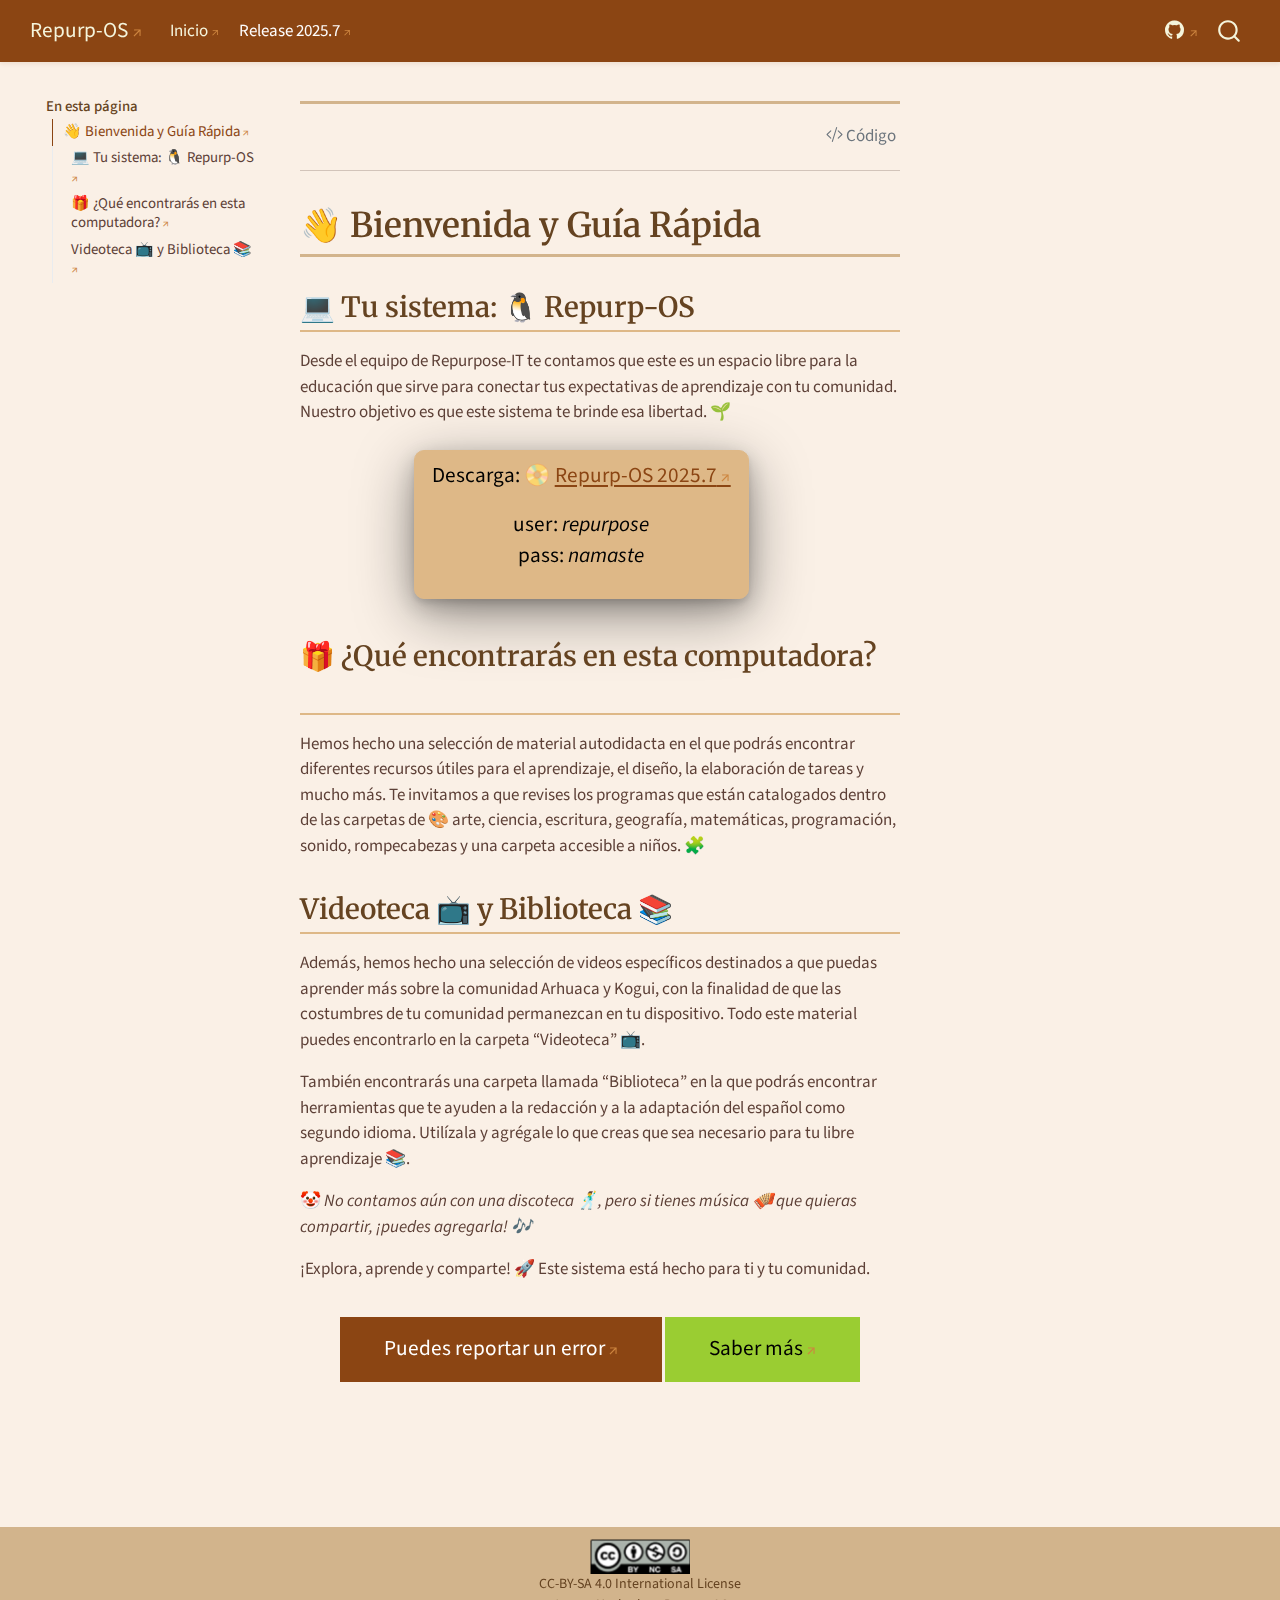
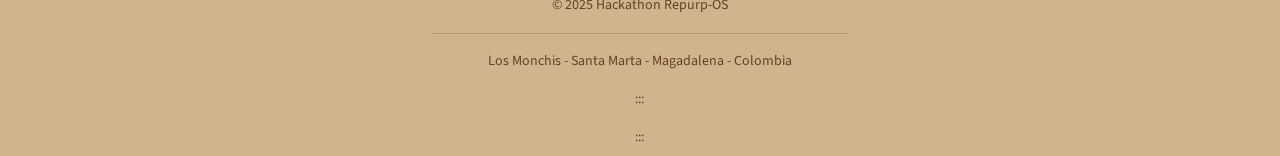
<file: release.html>
<!DOCTYPE html>
<html xmlns="http://www.w3.org/1999/xhtml" lang="es" xml:lang="es"><head>

<meta charset="utf-8">
<meta name="generator" content="quarto-1.7.32">

<meta name="viewport" content="width=device-width, initial-scale=1.0, user-scalable=yes">


<title>release – Hackathon Repurp-OS</title>
<style>
code{white-space: pre-wrap;}
span.smallcaps{font-variant: small-caps;}
div.columns{display: flex; gap: min(4vw, 1.5em);}
div.column{flex: auto; overflow-x: auto;}
div.hanging-indent{margin-left: 1.5em; text-indent: -1.5em;}
ul.task-list{list-style: none;}
ul.task-list li input[type="checkbox"] {
  width: 0.8em;
  margin: 0 0.8em 0.2em -1em; /* quarto-specific, see https://github.com/quarto-dev/quarto-cli/issues/4556 */ 
  vertical-align: middle;
}
/* CSS for syntax highlighting */
html { -webkit-text-size-adjust: 100%; }
pre > code.sourceCode { white-space: pre; position: relative; }
pre > code.sourceCode > span { display: inline-block; line-height: 1.25; }
pre > code.sourceCode > span:empty { height: 1.2em; }
.sourceCode { overflow: visible; }
code.sourceCode > span { color: inherit; text-decoration: inherit; }
div.sourceCode { margin: 1em 0; }
pre.sourceCode { margin: 0; }
@media screen {
div.sourceCode { overflow: auto; }
}
@media print {
pre > code.sourceCode { white-space: pre-wrap; }
pre > code.sourceCode > span { text-indent: -5em; padding-left: 5em; }
}
pre.numberSource code
  { counter-reset: source-line 0; }
pre.numberSource code > span
  { position: relative; left: -4em; counter-increment: source-line; }
pre.numberSource code > span > a:first-child::before
  { content: counter(source-line);
    position: relative; left: -1em; text-align: right; vertical-align: baseline;
    border: none; display: inline-block;
    -webkit-touch-callout: none; -webkit-user-select: none;
    -khtml-user-select: none; -moz-user-select: none;
    -ms-user-select: none; user-select: none;
    padding: 0 4px; width: 4em;
  }
pre.numberSource { margin-left: 3em;  padding-left: 4px; }
div.sourceCode
  {   }
@media screen {
pre > code.sourceCode > span > a:first-child::before { text-decoration: underline; }
}
</style>


<script src="site_libs/quarto-nav/quarto-nav.js"></script>
<script src="site_libs/quarto-nav/headroom.min.js"></script>
<script src="site_libs/clipboard/clipboard.min.js"></script>
<script src="site_libs/quarto-search/autocomplete.umd.js"></script>
<script src="site_libs/quarto-search/fuse.min.js"></script>
<script src="site_libs/quarto-search/quarto-search.js"></script>
<meta name="quarto:offset" content="./">
<script src="site_libs/quarto-html/quarto.js" type="module"></script>
<script src="site_libs/quarto-html/tabsets/tabsets.js" type="module"></script>
<script src="site_libs/quarto-html/popper.min.js"></script>
<script src="site_libs/quarto-html/tippy.umd.min.js"></script>
<script src="site_libs/quarto-html/anchor.min.js"></script>
<link href="site_libs/quarto-html/tippy.css" rel="stylesheet">
<link href="site_libs/quarto-html/quarto-syntax-highlighting-37eea08aefeeee20ff55810ff984fec1.css" rel="stylesheet" id="quarto-text-highlighting-styles">
<script src="site_libs/bootstrap/bootstrap.min.js"></script>
<link href="site_libs/bootstrap/bootstrap-icons.css" rel="stylesheet">
<link href="site_libs/bootstrap/bootstrap-e63e61ddeec7019a462cb391356e4cf2.min.css" rel="stylesheet" append-hash="true" id="quarto-bootstrap" data-mode="light">
<script id="quarto-search-options" type="application/json">{
  "location": "navbar",
  "copy-button": false,
  "collapse-after": 3,
  "panel-placement": "end",
  "type": "overlay",
  "limit": 50,
  "keyboard-shortcut": [
    "f",
    "/",
    "s"
  ],
  "show-item-context": false,
  "language": {
    "search-no-results-text": "Sin resultados",
    "search-matching-documents-text": "documentos encontrados",
    "search-copy-link-title": "Copiar el enlace en la búsqueda",
    "search-hide-matches-text": "Ocultar resultados adicionales",
    "search-more-match-text": "resultado adicional en este documento",
    "search-more-matches-text": "resultados adicionales en este documento",
    "search-clear-button-title": "Borrar",
    "search-text-placeholder": "",
    "search-detached-cancel-button-title": "Cancelar",
    "search-submit-button-title": "Enviar",
    "search-label": "Buscar"
  }
}</script>
<style>html{ scroll-behavior: smooth; }</style>


<link rel="stylesheet" href="styles.css">
</head>

<body class="floating nav-fixed quarto-light">

<div id="quarto-search-results"></div>
  <header id="quarto-header" class="headroom fixed-top">
    <nav class="navbar navbar-expand-lg " data-bs-theme="dark">
      <div class="navbar-container container-fluid">
      <div class="navbar-brand-container mx-auto">
    <a class="navbar-brand" href="./index.html">
    <span class="navbar-title">Repurp-OS</span>
    </a>
  </div>
            <div id="quarto-search" class="" title="Buscar"></div>
          <button class="navbar-toggler" type="button" data-bs-toggle="collapse" data-bs-target="#navbarCollapse" aria-controls="navbarCollapse" role="menu" aria-expanded="false" aria-label="Navegación de palanca" onclick="if (window.quartoToggleHeadroom) { window.quartoToggleHeadroom(); }">
  <span class="navbar-toggler-icon"></span>
</button>
          <div class="collapse navbar-collapse" id="navbarCollapse">
            <ul class="navbar-nav navbar-nav-scroll me-auto">
  <li class="nav-item">
    <a class="nav-link" href="./index.html"> 
<span class="menu-text">Inicio</span></a>
  </li>  
  <li class="nav-item">
    <a class="nav-link active" href="./release.html" aria-current="page"> 
<span class="menu-text">Release 2025.7</span></a>
  </li>  
</ul>
            <ul class="navbar-nav navbar-nav-scroll ms-auto">
  <li class="nav-item compact">
    <a class="nav-link" href="https://github.com/Repurpose-IT/Repurp-OS"> <i class="bi bi-github" role="img" aria-label="GitHub">
</i> 
<span class="menu-text"></span></a>
  </li>  
</ul>
          </div> <!-- /navcollapse -->
            <div class="quarto-navbar-tools">
</div>
      </div> <!-- /container-fluid -->
    </nav>
</header>
<!-- content -->
<div id="quarto-content" class="quarto-container page-columns page-rows-contents page-layout-article page-navbar">
<!-- sidebar -->
  <nav id="quarto-sidebar" class="sidebar collapse collapse-horizontal quarto-sidebar-collapse-item sidebar-navigation floating overflow-auto">
    <nav id="TOC" role="doc-toc" class="toc-active">
    <h2 id="toc-title">En esta página</h2>
   
  <ul>
  <li><a href="#bienvenida-y-guía-rápida" id="toc-bienvenida-y-guía-rápida" class="nav-link active" data-scroll-target="#bienvenida-y-guía-rápida">👋 Bienvenida y Guía Rápida</a>
  <ul class="collapse">
  <li><a href="#tu-sistema-repurp-os" id="toc-tu-sistema-repurp-os" class="nav-link" data-scroll-target="#tu-sistema-repurp-os">💻 Tu sistema: 🐧 Repurp-OS</a></li>
  <li><a href="#qué-encontrarás-en-esta-computadora" id="toc-qué-encontrarás-en-esta-computadora" class="nav-link" data-scroll-target="#qué-encontrarás-en-esta-computadora">🎁 ¿Qué encontrarás en esta computadora?</a></li>
  <li><a href="#videoteca-y-biblioteca" id="toc-videoteca-y-biblioteca" class="nav-link" data-scroll-target="#videoteca-y-biblioteca">Videoteca 📺 y Biblioteca 📚</a></li>
  </ul></li>
  </ul>
</nav>
</nav>
<div id="quarto-sidebar-glass" class="quarto-sidebar-collapse-item" data-bs-toggle="collapse" data-bs-target=".quarto-sidebar-collapse-item"></div>
<!-- margin-sidebar -->
    <div id="quarto-margin-sidebar" class="sidebar margin-sidebar zindex-bottom">
    </div>
<!-- main -->
<main class="content" id="quarto-document-content"><header id="title-block-header" class="quarto-title-block"><h1 class="title display-7"></h1></header><div class="quarto-title-block"><div class="quarto-title-tools-only"><button type="button" class="btn code-tools-button" id="quarto-code-tools-source"><i class="bi"></i> Código</button></div></div>




<hr>
<section id="bienvenida-y-guía-rápida" class="level1">
<h1>👋 Bienvenida y Guía Rápida</h1>
<section id="tu-sistema-repurp-os" class="level2">
<h2 class="anchored" data-anchor-id="tu-sistema-repurp-os">💻 Tu sistema: 🐧 Repurp-OS</h2>
<p>Desde el equipo de Repurpose-IT te contamos que este es un espacio libre para la educación que sirve para conectar tus expectativas de aprendizaje con tu comunidad. Nuestro objetivo es que este sistema te brinde esa libertad. 🌱</p>
<div class="btn btn-info btn-lg" style="border-radius: 10px; box-shadow:      0 4px 6px rgba(0, 0, 0, 0.1),     0 8px 24px rgba(0, 0, 0, 0.2),     0 16px 60px rgba(0, 0, 0, 0.4);     margin: 0.2cm 3cm;">
<p>Descarga: 📀 <a href="https://drive.google.com/file/d/1wiyr61uZ7kf3UDfuCDLGUfqZ6rUPI6KI/view?usp=sharing">Repurp-OS 2025.7</a></p>
<p>user: <em>repurpose</em><br> pass: <em>namaste</em></p>
</div>
</section>
<section id="qué-encontrarás-en-esta-computadora" class="level2">
<h2 class="anchored" data-anchor-id="qué-encontrarás-en-esta-computadora">🎁 ¿Qué encontrarás en esta computadora?</h2>
<p>Hemos hecho una selección de material autodidacta en el que podrás encontrar diferentes recursos útiles para el aprendizaje, el diseño, la elaboración de tareas y mucho más. Te invitamos a que revises los programas que están catalogados dentro de las carpetas de 🎨 arte, ciencia, escritura, geografía, matemáticas, programación, sonido, rompecabezas y una carpeta accesible a niños. 🧩</p>
</section>
<section id="videoteca-y-biblioteca" class="level2">
<h2 class="anchored" data-anchor-id="videoteca-y-biblioteca">Videoteca 📺 y Biblioteca 📚</h2>
<p>Además, hemos hecho una selección de videos específicos destinados a que puedas aprender más sobre la comunidad Arhuaca y Kogui, con la finalidad de que las costumbres de tu comunidad permanezcan en tu dispositivo. Todo este material puedes encontrarlo en la carpeta “Videoteca” 📺.</p>
<p>También encontrarás una carpeta llamada “Biblioteca” en la que podrás encontrar herramientas que te ayuden a la redacción y a la adaptación del español como segundo idioma. Utilízala y agrégale lo que creas que sea necesario para tu libre aprendizaje 📚.</p>
<p>🤡 <em>No contamos aún con una discoteca 🕺, pero si tienes música 🪗 que quieras compartir, ¡puedes agregarla! 🎶</em></p>
<p>¡Explora, aprende y comparte! 🚀 Este sistema está hecho para ti y tu comunidad.</p>
<div style="margin-top: 2em; display: flex; gap: 1.5em; justify-content: center; align-items: center;">
<p><a href="https://github.com/Repurpose-IT/Repurp-OS/issues" class="btn btn-primary" target="_blank" style="font-size: 1.25em; padding: 0.75em 2em;">Puedes reportar un error</a> <a href="https://repurpose-it.github.io/Repurp-OS/" class="btn btn-success" target="_blank" style="font-size: 1.25em; padding: 0.75em 2em;">Saber más</a></p>
</div>

</section>
</section>

</main> <!-- /main -->
<script id="quarto-html-after-body" type="application/javascript">
  window.document.addEventListener("DOMContentLoaded", function (event) {
    const icon = "";
    const anchorJS = new window.AnchorJS();
    anchorJS.options = {
      placement: 'right',
      icon: icon
    };
    anchorJS.add('.anchored');
    const isCodeAnnotation = (el) => {
      for (const clz of el.classList) {
        if (clz.startsWith('code-annotation-')) {                     
          return true;
        }
      }
      return false;
    }
    const onCopySuccess = function(e) {
      // button target
      const button = e.trigger;
      // don't keep focus
      button.blur();
      // flash "checked"
      button.classList.add('code-copy-button-checked');
      var currentTitle = button.getAttribute("title");
      button.setAttribute("title", "Copiado");
      let tooltip;
      if (window.bootstrap) {
        button.setAttribute("data-bs-toggle", "tooltip");
        button.setAttribute("data-bs-placement", "left");
        button.setAttribute("data-bs-title", "Copiado");
        tooltip = new bootstrap.Tooltip(button, 
          { trigger: "manual", 
            customClass: "code-copy-button-tooltip",
            offset: [0, -8]});
        tooltip.show();    
      }
      setTimeout(function() {
        if (tooltip) {
          tooltip.hide();
          button.removeAttribute("data-bs-title");
          button.removeAttribute("data-bs-toggle");
          button.removeAttribute("data-bs-placement");
        }
        button.setAttribute("title", currentTitle);
        button.classList.remove('code-copy-button-checked');
      }, 1000);
      // clear code selection
      e.clearSelection();
    }
    const getTextToCopy = function(trigger) {
        const codeEl = trigger.previousElementSibling.cloneNode(true);
        for (const childEl of codeEl.children) {
          if (isCodeAnnotation(childEl)) {
            childEl.remove();
          }
        }
        return codeEl.innerText;
    }
    const clipboard = new window.ClipboardJS('.code-copy-button:not([data-in-quarto-modal])', {
      text: getTextToCopy
    });
    clipboard.on('success', onCopySuccess);
    if (window.document.getElementById('quarto-embedded-source-code-modal')) {
      const clipboardModal = new window.ClipboardJS('.code-copy-button[data-in-quarto-modal]', {
        text: getTextToCopy,
        container: window.document.getElementById('quarto-embedded-source-code-modal')
      });
      clipboardModal.on('success', onCopySuccess);
    }
    const viewSource = window.document.getElementById('quarto-view-source') ||
                       window.document.getElementById('quarto-code-tools-source');
    if (viewSource) {
      const sourceUrl = viewSource.getAttribute("data-quarto-source-url");
      viewSource.addEventListener("click", function(e) {
        if (sourceUrl) {
          // rstudio viewer pane
          if (/\bcapabilities=\b/.test(window.location)) {
            window.open(sourceUrl);
          } else {
            window.location.href = sourceUrl;
          }
        } else {
          const modal = new bootstrap.Modal(document.getElementById('quarto-embedded-source-code-modal'));
          modal.show();
        }
        return false;
      });
    }
    function toggleCodeHandler(show) {
      return function(e) {
        const detailsSrc = window.document.querySelectorAll(".cell > details > .sourceCode");
        for (let i=0; i<detailsSrc.length; i++) {
          const details = detailsSrc[i].parentElement;
          if (show) {
            details.open = true;
          } else {
            details.removeAttribute("open");
          }
        }
        const cellCodeDivs = window.document.querySelectorAll(".cell > .sourceCode");
        const fromCls = show ? "hidden" : "unhidden";
        const toCls = show ? "unhidden" : "hidden";
        for (let i=0; i<cellCodeDivs.length; i++) {
          const codeDiv = cellCodeDivs[i];
          if (codeDiv.classList.contains(fromCls)) {
            codeDiv.classList.remove(fromCls);
            codeDiv.classList.add(toCls);
          } 
        }
        return false;
      }
    }
    const hideAllCode = window.document.getElementById("quarto-hide-all-code");
    if (hideAllCode) {
      hideAllCode.addEventListener("click", toggleCodeHandler(false));
    }
    const showAllCode = window.document.getElementById("quarto-show-all-code");
    if (showAllCode) {
      showAllCode.addEventListener("click", toggleCodeHandler(true));
    }
      var localhostRegex = new RegExp(/^(?:http|https):\/\/localhost\:?[0-9]*\//);
      var mailtoRegex = new RegExp(/^mailto:/);
        var filterRegex = new RegExp("https:\/\/Repurpose-IT\.github\.io\/Repurp-OS\/");
      var isInternal = (href) => {
          return filterRegex.test(href) || localhostRegex.test(href) || mailtoRegex.test(href);
      }
      // Inspect non-navigation links and adorn them if external
     var links = window.document.querySelectorAll('a[href]:not(.nav-link):not(.navbar-brand):not(.toc-action):not(.sidebar-link):not(.sidebar-item-toggle):not(.pagination-link):not(.no-external):not([aria-hidden]):not(.dropdown-item):not(.quarto-navigation-tool):not(.about-link)');
      for (var i=0; i<links.length; i++) {
        const link = links[i];
        if (!isInternal(link.href)) {
          // undo the damage that might have been done by quarto-nav.js in the case of
          // links that we want to consider external
          if (link.dataset.originalHref !== undefined) {
            link.href = link.dataset.originalHref;
          }
            // target, if specified
            link.setAttribute("target", "_blank");
            if (link.getAttribute("rel") === null) {
              link.setAttribute("rel", "noopener");
            }
        }
      }
    function tippyHover(el, contentFn, onTriggerFn, onUntriggerFn) {
      const config = {
        allowHTML: true,
        maxWidth: 500,
        delay: 100,
        arrow: false,
        appendTo: function(el) {
            return el.parentElement;
        },
        interactive: true,
        interactiveBorder: 10,
        theme: 'quarto',
        placement: 'bottom-start',
      };
      if (contentFn) {
        config.content = contentFn;
      }
      if (onTriggerFn) {
        config.onTrigger = onTriggerFn;
      }
      if (onUntriggerFn) {
        config.onUntrigger = onUntriggerFn;
      }
      window.tippy(el, config); 
    }
    const noterefs = window.document.querySelectorAll('a[role="doc-noteref"]');
    for (var i=0; i<noterefs.length; i++) {
      const ref = noterefs[i];
      tippyHover(ref, function() {
        // use id or data attribute instead here
        let href = ref.getAttribute('data-footnote-href') || ref.getAttribute('href');
        try { href = new URL(href).hash; } catch {}
        const id = href.replace(/^#\/?/, "");
        const note = window.document.getElementById(id);
        if (note) {
          return note.innerHTML;
        } else {
          return "";
        }
      });
    }
    const xrefs = window.document.querySelectorAll('a.quarto-xref');
    const processXRef = (id, note) => {
      // Strip column container classes
      const stripColumnClz = (el) => {
        el.classList.remove("page-full", "page-columns");
        if (el.children) {
          for (const child of el.children) {
            stripColumnClz(child);
          }
        }
      }
      stripColumnClz(note)
      if (id === null || id.startsWith('sec-')) {
        // Special case sections, only their first couple elements
        const container = document.createElement("div");
        if (note.children && note.children.length > 2) {
          container.appendChild(note.children[0].cloneNode(true));
          for (let i = 1; i < note.children.length; i++) {
            const child = note.children[i];
            if (child.tagName === "P" && child.innerText === "") {
              continue;
            } else {
              container.appendChild(child.cloneNode(true));
              break;
            }
          }
          if (window.Quarto?.typesetMath) {
            window.Quarto.typesetMath(container);
          }
          return container.innerHTML
        } else {
          if (window.Quarto?.typesetMath) {
            window.Quarto.typesetMath(note);
          }
          return note.innerHTML;
        }
      } else {
        // Remove any anchor links if they are present
        const anchorLink = note.querySelector('a.anchorjs-link');
        if (anchorLink) {
          anchorLink.remove();
        }
        if (window.Quarto?.typesetMath) {
          window.Quarto.typesetMath(note);
        }
        if (note.classList.contains("callout")) {
          return note.outerHTML;
        } else {
          return note.innerHTML;
        }
      }
    }
    for (var i=0; i<xrefs.length; i++) {
      const xref = xrefs[i];
      tippyHover(xref, undefined, function(instance) {
        instance.disable();
        let url = xref.getAttribute('href');
        let hash = undefined; 
        if (url.startsWith('#')) {
          hash = url;
        } else {
          try { hash = new URL(url).hash; } catch {}
        }
        if (hash) {
          const id = hash.replace(/^#\/?/, "");
          const note = window.document.getElementById(id);
          if (note !== null) {
            try {
              const html = processXRef(id, note.cloneNode(true));
              instance.setContent(html);
            } finally {
              instance.enable();
              instance.show();
            }
          } else {
            // See if we can fetch this
            fetch(url.split('#')[0])
            .then(res => res.text())
            .then(html => {
              const parser = new DOMParser();
              const htmlDoc = parser.parseFromString(html, "text/html");
              const note = htmlDoc.getElementById(id);
              if (note !== null) {
                const html = processXRef(id, note);
                instance.setContent(html);
              } 
            }).finally(() => {
              instance.enable();
              instance.show();
            });
          }
        } else {
          // See if we can fetch a full url (with no hash to target)
          // This is a special case and we should probably do some content thinning / targeting
          fetch(url)
          .then(res => res.text())
          .then(html => {
            const parser = new DOMParser();
            const htmlDoc = parser.parseFromString(html, "text/html");
            const note = htmlDoc.querySelector('main.content');
            if (note !== null) {
              // This should only happen for chapter cross references
              // (since there is no id in the URL)
              // remove the first header
              if (note.children.length > 0 && note.children[0].tagName === "HEADER") {
                note.children[0].remove();
              }
              const html = processXRef(null, note);
              instance.setContent(html);
            } 
          }).finally(() => {
            instance.enable();
            instance.show();
          });
        }
      }, function(instance) {
      });
    }
        let selectedAnnoteEl;
        const selectorForAnnotation = ( cell, annotation) => {
          let cellAttr = 'data-code-cell="' + cell + '"';
          let lineAttr = 'data-code-annotation="' +  annotation + '"';
          const selector = 'span[' + cellAttr + '][' + lineAttr + ']';
          return selector;
        }
        const selectCodeLines = (annoteEl) => {
          const doc = window.document;
          const targetCell = annoteEl.getAttribute("data-target-cell");
          const targetAnnotation = annoteEl.getAttribute("data-target-annotation");
          const annoteSpan = window.document.querySelector(selectorForAnnotation(targetCell, targetAnnotation));
          const lines = annoteSpan.getAttribute("data-code-lines").split(",");
          const lineIds = lines.map((line) => {
            return targetCell + "-" + line;
          })
          let top = null;
          let height = null;
          let parent = null;
          if (lineIds.length > 0) {
              //compute the position of the single el (top and bottom and make a div)
              const el = window.document.getElementById(lineIds[0]);
              top = el.offsetTop;
              height = el.offsetHeight;
              parent = el.parentElement.parentElement;
            if (lineIds.length > 1) {
              const lastEl = window.document.getElementById(lineIds[lineIds.length - 1]);
              const bottom = lastEl.offsetTop + lastEl.offsetHeight;
              height = bottom - top;
            }
            if (top !== null && height !== null && parent !== null) {
              // cook up a div (if necessary) and position it 
              let div = window.document.getElementById("code-annotation-line-highlight");
              if (div === null) {
                div = window.document.createElement("div");
                div.setAttribute("id", "code-annotation-line-highlight");
                div.style.position = 'absolute';
                parent.appendChild(div);
              }
              div.style.top = top - 2 + "px";
              div.style.height = height + 4 + "px";
              div.style.left = 0;
              let gutterDiv = window.document.getElementById("code-annotation-line-highlight-gutter");
              if (gutterDiv === null) {
                gutterDiv = window.document.createElement("div");
                gutterDiv.setAttribute("id", "code-annotation-line-highlight-gutter");
                gutterDiv.style.position = 'absolute';
                const codeCell = window.document.getElementById(targetCell);
                const gutter = codeCell.querySelector('.code-annotation-gutter');
                gutter.appendChild(gutterDiv);
              }
              gutterDiv.style.top = top - 2 + "px";
              gutterDiv.style.height = height + 4 + "px";
            }
            selectedAnnoteEl = annoteEl;
          }
        };
        const unselectCodeLines = () => {
          const elementsIds = ["code-annotation-line-highlight", "code-annotation-line-highlight-gutter"];
          elementsIds.forEach((elId) => {
            const div = window.document.getElementById(elId);
            if (div) {
              div.remove();
            }
          });
          selectedAnnoteEl = undefined;
        };
          // Handle positioning of the toggle
      window.addEventListener(
        "resize",
        throttle(() => {
          elRect = undefined;
          if (selectedAnnoteEl) {
            selectCodeLines(selectedAnnoteEl);
          }
        }, 10)
      );
      function throttle(fn, ms) {
      let throttle = false;
      let timer;
        return (...args) => {
          if(!throttle) { // first call gets through
              fn.apply(this, args);
              throttle = true;
          } else { // all the others get throttled
              if(timer) clearTimeout(timer); // cancel #2
              timer = setTimeout(() => {
                fn.apply(this, args);
                timer = throttle = false;
              }, ms);
          }
        };
      }
        // Attach click handler to the DT
        const annoteDls = window.document.querySelectorAll('dt[data-target-cell]');
        for (const annoteDlNode of annoteDls) {
          annoteDlNode.addEventListener('click', (event) => {
            const clickedEl = event.target;
            if (clickedEl !== selectedAnnoteEl) {
              unselectCodeLines();
              const activeEl = window.document.querySelector('dt[data-target-cell].code-annotation-active');
              if (activeEl) {
                activeEl.classList.remove('code-annotation-active');
              }
              selectCodeLines(clickedEl);
              clickedEl.classList.add('code-annotation-active');
            } else {
              // Unselect the line
              unselectCodeLines();
              clickedEl.classList.remove('code-annotation-active');
            }
          });
        }
    const findCites = (el) => {
      const parentEl = el.parentElement;
      if (parentEl) {
        const cites = parentEl.dataset.cites;
        if (cites) {
          return {
            el,
            cites: cites.split(' ')
          };
        } else {
          return findCites(el.parentElement)
        }
      } else {
        return undefined;
      }
    };
    var bibliorefs = window.document.querySelectorAll('a[role="doc-biblioref"]');
    for (var i=0; i<bibliorefs.length; i++) {
      const ref = bibliorefs[i];
      const citeInfo = findCites(ref);
      if (citeInfo) {
        tippyHover(citeInfo.el, function() {
          var popup = window.document.createElement('div');
          citeInfo.cites.forEach(function(cite) {
            var citeDiv = window.document.createElement('div');
            citeDiv.classList.add('hanging-indent');
            citeDiv.classList.add('csl-entry');
            var biblioDiv = window.document.getElementById('ref-' + cite);
            if (biblioDiv) {
              citeDiv.innerHTML = biblioDiv.innerHTML;
            }
            popup.appendChild(citeDiv);
          });
          return popup.innerHTML;
        });
      }
    }
  });
  </script><div class="modal fade" id="quarto-embedded-source-code-modal" tabindex="-1" aria-labelledby="quarto-embedded-source-code-modal-label" aria-hidden="true"><div class="modal-dialog modal-dialog-scrollable"><div class="modal-content"><div class="modal-header"><h5 class="modal-title" id="quarto-embedded-source-code-modal-label">Ejecutar el código</h5><button class="btn-close" data-bs-dismiss="modal"></button></div><div class="modal-body"><div class="">
<div class="sourceCode" id="cb1" data-shortcodes="false"><pre class="sourceCode markdown code-with-copy"><code class="sourceCode markdown"><span id="cb1-1"><a href="#cb1-1" aria-hidden="true" tabindex="-1"></a><span class="co">---</span></span>
<span id="cb1-2"><a href="#cb1-2" aria-hidden="true" tabindex="-1"></a></span>
<span id="cb1-3"><a href="#cb1-3" aria-hidden="true" tabindex="-1"></a></span>
<span id="cb1-4"><a href="#cb1-4" aria-hidden="true" tabindex="-1"></a><span class="co"># 👋 Bienvenida y Guía Rápida</span></span>
<span id="cb1-5"><a href="#cb1-5" aria-hidden="true" tabindex="-1"></a></span>
<span id="cb1-6"><a href="#cb1-6" aria-hidden="true" tabindex="-1"></a></span>
<span id="cb1-7"><a href="#cb1-7" aria-hidden="true" tabindex="-1"></a><span class="co">## 💻 Tu sistema: 🐧 Repurp-OS</span></span>
<span id="cb1-8"><a href="#cb1-8" aria-hidden="true" tabindex="-1"></a></span>
<span id="cb1-9"><a href="#cb1-9" aria-hidden="true" tabindex="-1"></a><span class="co">Desde el equipo de Repurpose-IT te contamos que este es un espacio libre para la educación que sirve para conectar tus expectativas de aprendizaje con tu comunidad. Nuestro objetivo es que este sistema te brinde esa libertad. 🌱</span></span>
<span id="cb1-10"><a href="#cb1-10" aria-hidden="true" tabindex="-1"></a></span>
<span id="cb1-11"><a href="#cb1-11" aria-hidden="true" tabindex="-1"></a><span class="co">:::{.btn .btn-info .btn-lg style="border-radius: 10px; box-shadow: </span></span>
<span id="cb1-12"><a href="#cb1-12" aria-hidden="true" tabindex="-1"></a><span class="co">    0 4px 6px rgba(0, 0, 0, 0.1),</span></span>
<span id="cb1-13"><a href="#cb1-13" aria-hidden="true" tabindex="-1"></a><span class="co">    0 8px 24px rgba(0, 0, 0, 0.2),</span></span>
<span id="cb1-14"><a href="#cb1-14" aria-hidden="true" tabindex="-1"></a><span class="co">    0 16px 60px rgba(0, 0, 0, 0.4);</span></span>
<span id="cb1-15"><a href="#cb1-15" aria-hidden="true" tabindex="-1"></a><span class="co">    margin: 0.2cm 3cm;"}</span></span>
<span id="cb1-16"><a href="#cb1-16" aria-hidden="true" tabindex="-1"></a></span>
<span id="cb1-17"><a href="#cb1-17" aria-hidden="true" tabindex="-1"></a><span class="an">Descarga:</span><span class="co"> 📀 [Repurp-OS 2025.7](https://drive.google.com/file/d/1wiyr61uZ7kf3UDfuCDLGUfqZ6rUPI6KI/view?usp=sharing)</span></span>
<span id="cb1-18"><a href="#cb1-18" aria-hidden="true" tabindex="-1"></a></span>
<span id="cb1-19"><a href="#cb1-19" aria-hidden="true" tabindex="-1"></a><span class="an">user:</span><span class="co"> *repurpose*&lt;br&gt;</span></span>
<span id="cb1-20"><a href="#cb1-20" aria-hidden="true" tabindex="-1"></a><span class="an">pass:</span><span class="co"> *namaste*</span></span>
<span id="cb1-21"><a href="#cb1-21" aria-hidden="true" tabindex="-1"></a></span>
<span id="cb1-22"><a href="#cb1-22" aria-hidden="true" tabindex="-1"></a><span class="co">:::</span></span>
<span id="cb1-23"><a href="#cb1-23" aria-hidden="true" tabindex="-1"></a></span>
<span id="cb1-24"><a href="#cb1-24" aria-hidden="true" tabindex="-1"></a></span>
<span id="cb1-25"><a href="#cb1-25" aria-hidden="true" tabindex="-1"></a><span class="co">## 🎁 ¿Qué encontrarás en esta computadora? </span></span>
<span id="cb1-26"><a href="#cb1-26" aria-hidden="true" tabindex="-1"></a></span>
<span id="cb1-27"><a href="#cb1-27" aria-hidden="true" tabindex="-1"></a><span class="co">Hemos hecho una selección de material autodidacta en el que podrás encontrar diferentes recursos útiles para el aprendizaje, el diseño, la elaboración de tareas y mucho más. Te invitamos a que revises los programas que están catalogados dentro de las carpetas de 🎨 arte, ciencia, escritura, geografía, matemáticas, programación, sonido, rompecabezas y una carpeta accesible a niños. 🧩</span></span>
<span id="cb1-28"><a href="#cb1-28" aria-hidden="true" tabindex="-1"></a></span>
<span id="cb1-29"><a href="#cb1-29" aria-hidden="true" tabindex="-1"></a><span class="co">## Videoteca 📺 y Biblioteca 📚</span></span>
<span id="cb1-30"><a href="#cb1-30" aria-hidden="true" tabindex="-1"></a></span>
<span id="cb1-31"><a href="#cb1-31" aria-hidden="true" tabindex="-1"></a><span class="co">Además, hemos hecho una selección de videos específicos destinados a que puedas aprender más sobre la comunidad Arhuaca y Kogui, con la finalidad de que las costumbres de tu comunidad permanezcan en tu dispositivo. Todo este material puedes encontrarlo en la carpeta "Videoteca" 📺.</span></span>
<span id="cb1-32"><a href="#cb1-32" aria-hidden="true" tabindex="-1"></a></span>
<span id="cb1-33"><a href="#cb1-33" aria-hidden="true" tabindex="-1"></a><span class="co">También encontrarás una carpeta llamada "Biblioteca" en la que podrás encontrar herramientas que te ayuden a la redacción y a la adaptación del español como segundo idioma. Utilízala y agrégale lo que creas que sea necesario para tu libre aprendizaje 📚.</span></span>
<span id="cb1-34"><a href="#cb1-34" aria-hidden="true" tabindex="-1"></a></span>
<span id="cb1-35"><a href="#cb1-35" aria-hidden="true" tabindex="-1"></a><span class="co">🤡 _No contamos aún con una discoteca 🕺, pero si tienes música 🪗 que quieras compartir, ¡puedes agregarla! 🎶_ </span></span>
<span id="cb1-36"><a href="#cb1-36" aria-hidden="true" tabindex="-1"></a></span>
<span id="cb1-37"><a href="#cb1-37" aria-hidden="true" tabindex="-1"></a><span class="co">¡Explora, aprende y comparte! 🚀 Este sistema está hecho para ti y tu comunidad.</span></span>
<span id="cb1-38"><a href="#cb1-38" aria-hidden="true" tabindex="-1"></a></span>
<span id="cb1-39"><a href="#cb1-39" aria-hidden="true" tabindex="-1"></a><span class="co">&lt;div style="margin-top: 2em; display: flex; gap: 1.5em; justify-content: center; align-items: center;"&gt;</span></span>
<span id="cb1-40"><a href="#cb1-40" aria-hidden="true" tabindex="-1"></a><span class="co">  &lt;a href="https://github.com/Repurpose-IT/Repurp-OS/issues" class="btn btn-primary" target="_blank" style="font-size: 1.25em; padding: 0.75em 2em;"&gt;Puedes reportar un error&lt;/a&gt;</span></span>
<span id="cb1-41"><a href="#cb1-41" aria-hidden="true" tabindex="-1"></a><span class="co">  &lt;a href="https://repurpose-it.github.io/Repurp-OS/" class="btn btn-success" target="_blank" style="font-size: 1.25em; padding: 0.75em 2em;"&gt;Saber más&lt;/a&gt;</span></span>
<span id="cb1-42"><a href="#cb1-42" aria-hidden="true" tabindex="-1"></a><span class="co">&lt;/div&gt;</span></span>
<span id="cb1-43"><a href="#cb1-43" aria-hidden="true" tabindex="-1"></a></span>
<span id="cb1-44"><a href="#cb1-44" aria-hidden="true" tabindex="-1"></a></span></code><button title="Copiar al portapapeles" class="code-copy-button" data-in-quarto-modal=""><i class="bi"></i></button></pre></div>
</div></div></div></div></div>
</div> <!-- /content -->
<footer class="footer">
  <div class="nav-footer">
    <div class="nav-footer-left">
      &nbsp;
    </div>   
    <div class="nav-footer-center">
<img src="license.png" class="img-fluid" width="100"> <br> CC-BY-SA 4.0 International License <br>© 2025 Hackathon Repurp-OS
<hr>
<p>Los Monchis - Santa Marta - Magadalena - Colombia</p>
<p>:::</p>
<p>:::</p>

<!-- -->

</div>
    <div class="nav-footer-right">
      &nbsp;
    </div>
  </div>
</footer>




<script src="site_libs/quarto-html/zenscroll-min.js"></script>
</body></html>
</file>
<file: site_libs/quarto-html/tippy.css>
.tippy-box[data-animation=fade][data-state=hidden]{opacity:0}[data-tippy-root]{max-width:calc(100vw - 10px)}.tippy-box{position:relative;background-color:#333;color:#fff;border-radius:4px;font-size:14px;line-height:1.4;white-space:normal;outline:0;transition-property:transform,visibility,opacity}.tippy-box[data-placement^=top]>.tippy-arrow{bottom:0}.tippy-box[data-placement^=top]>.tippy-arrow:before{bottom:-7px;left:0;border-width:8px 8px 0;border-top-color:initial;transform-origin:center top}.tippy-box[data-placement^=bottom]>.tippy-arrow{top:0}.tippy-box[data-placement^=bottom]>.tippy-arrow:before{top:-7px;left:0;border-width:0 8px 8px;border-bottom-color:initial;transform-origin:center bottom}.tippy-box[data-placement^=left]>.tippy-arrow{right:0}.tippy-box[data-placement^=left]>.tippy-arrow:before{border-width:8px 0 8px 8px;border-left-color:initial;right:-7px;transform-origin:center left}.tippy-box[data-placement^=right]>.tippy-arrow{left:0}.tippy-box[data-placement^=right]>.tippy-arrow:before{left:-7px;border-width:8px 8px 8px 0;border-right-color:initial;transform-origin:center right}.tippy-box[data-inertia][data-state=visible]{transition-timing-function:cubic-bezier(.54,1.5,.38,1.11)}.tippy-arrow{width:16px;height:16px;color:#333}.tippy-arrow:before{content:"";position:absolute;border-color:transparent;border-style:solid}.tippy-content{position:relative;padding:5px 9px;z-index:1}
</file>
<file: site_libs/quarto-html/quarto-syntax-highlighting-37eea08aefeeee20ff55810ff984fec1.css>
/* quarto syntax highlight colors */
:root {
  --quarto-hl-ot-color: #003B4F;
  --quarto-hl-at-color: #657422;
  --quarto-hl-ss-color: #20794D;
  --quarto-hl-an-color: #5E5E5E;
  --quarto-hl-fu-color: #4758AB;
  --quarto-hl-st-color: #20794D;
  --quarto-hl-cf-color: #003B4F;
  --quarto-hl-op-color: #5E5E5E;
  --quarto-hl-er-color: #AD0000;
  --quarto-hl-bn-color: #AD0000;
  --quarto-hl-al-color: #AD0000;
  --quarto-hl-va-color: #111111;
  --quarto-hl-bu-color: inherit;
  --quarto-hl-ex-color: inherit;
  --quarto-hl-pp-color: #AD0000;
  --quarto-hl-in-color: #5E5E5E;
  --quarto-hl-vs-color: #20794D;
  --quarto-hl-wa-color: #5E5E5E;
  --quarto-hl-do-color: #5E5E5E;
  --quarto-hl-im-color: #00769E;
  --quarto-hl-ch-color: #20794D;
  --quarto-hl-dt-color: #AD0000;
  --quarto-hl-fl-color: #AD0000;
  --quarto-hl-co-color: #5E5E5E;
  --quarto-hl-cv-color: #5E5E5E;
  --quarto-hl-cn-color: #8f5902;
  --quarto-hl-sc-color: #5E5E5E;
  --quarto-hl-dv-color: #AD0000;
  --quarto-hl-kw-color: #003B4F;
}

/* other quarto variables */
:root {
  --quarto-font-monospace: SFMono-Regular, Menlo, Monaco, Consolas, "Liberation Mono", "Courier New", monospace;
}

/* syntax highlight based on Pandoc's rules */
pre > code.sourceCode > span {
  color: #003B4F;
}

code.sourceCode > span {
  color: #003B4F;
}

div.sourceCode,
div.sourceCode pre.sourceCode {
  color: #003B4F;
}

/* Normal */
code span {
  color: #003B4F;
}

/* Alert */
code span.al {
  color: #AD0000;
  font-style: inherit;
}

/* Annotation */
code span.an {
  color: #5E5E5E;
  font-style: inherit;
}

/* Attribute */
code span.at {
  color: #657422;
  font-style: inherit;
}

/* BaseN */
code span.bn {
  color: #AD0000;
  font-style: inherit;
}

/* BuiltIn */
code span.bu {
  font-style: inherit;
}

/* ControlFlow */
code span.cf {
  color: #003B4F;
  font-weight: bold;
  font-style: inherit;
}

/* Char */
code span.ch {
  color: #20794D;
  font-style: inherit;
}

/* Constant */
code span.cn {
  color: #8f5902;
  font-style: inherit;
}

/* Comment */
code span.co {
  color: #5E5E5E;
  font-style: inherit;
}

/* CommentVar */
code span.cv {
  color: #5E5E5E;
  font-style: italic;
}

/* Documentation */
code span.do {
  color: #5E5E5E;
  font-style: italic;
}

/* DataType */
code span.dt {
  color: #AD0000;
  font-style: inherit;
}

/* DecVal */
code span.dv {
  color: #AD0000;
  font-style: inherit;
}

/* Error */
code span.er {
  color: #AD0000;
  font-style: inherit;
}

/* Extension */
code span.ex {
  font-style: inherit;
}

/* Float */
code span.fl {
  color: #AD0000;
  font-style: inherit;
}

/* Function */
code span.fu {
  color: #4758AB;
  font-style: inherit;
}

/* Import */
code span.im {
  color: #00769E;
  font-style: inherit;
}

/* Information */
code span.in {
  color: #5E5E5E;
  font-style: inherit;
}

/* Keyword */
code span.kw {
  color: #003B4F;
  font-weight: bold;
  font-style: inherit;
}

/* Operator */
code span.op {
  color: #5E5E5E;
  font-style: inherit;
}

/* Other */
code span.ot {
  color: #003B4F;
  font-style: inherit;
}

/* Preprocessor */
code span.pp {
  color: #AD0000;
  font-style: inherit;
}

/* SpecialChar */
code span.sc {
  color: #5E5E5E;
  font-style: inherit;
}

/* SpecialString */
code span.ss {
  color: #20794D;
  font-style: inherit;
}

/* String */
code span.st {
  color: #20794D;
  font-style: inherit;
}

/* Variable */
code span.va {
  color: #111111;
  font-style: inherit;
}

/* VerbatimString */
code span.vs {
  color: #20794D;
  font-style: inherit;
}

/* Warning */
code span.wa {
  color: #5E5E5E;
  font-style: italic;
}

.prevent-inlining {
  content: "</";
}

/*# sourceMappingURL=27d3d809615f7771493d095567f04340.css.map */
</file>
<file: styles.css>
/* Estilos adicionales para el tema tierra */

/* Importar fuentes de Google */
@import url('https://fonts.googleapis.com/css2?family=Merriweather:wght@300;400;700&family=Source+Sans+Pro:wght@300;400;600;700&display=swap');

/* Animaciones suaves */
* {
  transition: color 0.3s ease, background-color 0.3s ease;
}

/* Mejoras en la tipografía */
h1, h2, h3, h4, h5, h6 {
  color: #654321;
  font-family: 'Merriweather', serif;
  margin-top: 2rem;
  margin-bottom: 1rem;
}

h1 {
  border-bottom: 3px solid #D2B48C;
  padding-bottom: 0.5rem;
}

h2 {
  border-bottom: 2px solid #DEB887;
  padding-bottom: 0.3rem;
}

/* Estilo para listas */
ul li::marker {
  color: #8B4513;
}

ol li::marker {
  color: #8B4513;
  font-weight: bold;
}

/* Estilos para enlaces externos */
a[href^="http"]:after {
  content: " ↗";
  color: #CD853F;
  font-size: 0.8em;
}

/* Resaltado de texto */
mark {
  background-color: #F0E68C;
  color: #654321;
  padding: 2px 4px;
  border-radius: 3px;
}

/* Estilos para el footer */
.nav-footer {
  border-top: 3px solid #D2B48C;
  margin-top: 3rem;
}

/* Estilo para el contenido principal */
.quarto-container {
  max-width: 1200px;
}

/* Responsive design */
@media (max-width: 768px) {
  .quarto-title-banner {
    padding: 2rem 0;
  }
  
  h1 {
    font-size: 1.5rem;
  }
  
  h2 {
    font-size: 1.3rem;
  }
}

/* Estilos para alertas/callouts */
.callout {
  border-left: 4px solid #D2B48C;
  background-color: #F9F7F4;
}

.callout-note {
  border-left-color: #8B4513;
}

.callout-warning {
  border-left-color: #CD853F;
}

.callout-important {
  border-left-color: #A0522D;
}

.callout-tip {
  border-left-color: #9ACD32;
}

.download {
  border-radius: 10px;
  box-shadow: 
    0 4px 6px rgba(0, 0, 0, 0.1),
    0 8px 24px rgba(0, 0, 0, 0.2),
    0 16px 60px rgba(0, 0, 0, 0.4);
  margin: 0.2cm 3cm;
}
</file>
<file: readme_files/libs/quarto-html/tippy.css>
.tippy-box[data-animation=fade][data-state=hidden]{opacity:0}[data-tippy-root]{max-width:calc(100vw - 10px)}.tippy-box{position:relative;background-color:#333;color:#fff;border-radius:4px;font-size:14px;line-height:1.4;white-space:normal;outline:0;transition-property:transform,visibility,opacity}.tippy-box[data-placement^=top]>.tippy-arrow{bottom:0}.tippy-box[data-placement^=top]>.tippy-arrow:before{bottom:-7px;left:0;border-width:8px 8px 0;border-top-color:initial;transform-origin:center top}.tippy-box[data-placement^=bottom]>.tippy-arrow{top:0}.tippy-box[data-placement^=bottom]>.tippy-arrow:before{top:-7px;left:0;border-width:0 8px 8px;border-bottom-color:initial;transform-origin:center bottom}.tippy-box[data-placement^=left]>.tippy-arrow{right:0}.tippy-box[data-placement^=left]>.tippy-arrow:before{border-width:8px 0 8px 8px;border-left-color:initial;right:-7px;transform-origin:center left}.tippy-box[data-placement^=right]>.tippy-arrow{left:0}.tippy-box[data-placement^=right]>.tippy-arrow:before{left:-7px;border-width:8px 8px 8px 0;border-right-color:initial;transform-origin:center right}.tippy-box[data-inertia][data-state=visible]{transition-timing-function:cubic-bezier(.54,1.5,.38,1.11)}.tippy-arrow{width:16px;height:16px;color:#333}.tippy-arrow:before{content:"";position:absolute;border-color:transparent;border-style:solid}.tippy-content{position:relative;padding:5px 9px;z-index:1}
</file>
<file: readme_files/libs/quarto-html/quarto-syntax-highlighting-37eea08aefeeee20ff55810ff984fec1.css>
/* quarto syntax highlight colors */
:root {
  --quarto-hl-ot-color: #003B4F;
  --quarto-hl-at-color: #657422;
  --quarto-hl-ss-color: #20794D;
  --quarto-hl-an-color: #5E5E5E;
  --quarto-hl-fu-color: #4758AB;
  --quarto-hl-st-color: #20794D;
  --quarto-hl-cf-color: #003B4F;
  --quarto-hl-op-color: #5E5E5E;
  --quarto-hl-er-color: #AD0000;
  --quarto-hl-bn-color: #AD0000;
  --quarto-hl-al-color: #AD0000;
  --quarto-hl-va-color: #111111;
  --quarto-hl-bu-color: inherit;
  --quarto-hl-ex-color: inherit;
  --quarto-hl-pp-color: #AD0000;
  --quarto-hl-in-color: #5E5E5E;
  --quarto-hl-vs-color: #20794D;
  --quarto-hl-wa-color: #5E5E5E;
  --quarto-hl-do-color: #5E5E5E;
  --quarto-hl-im-color: #00769E;
  --quarto-hl-ch-color: #20794D;
  --quarto-hl-dt-color: #AD0000;
  --quarto-hl-fl-color: #AD0000;
  --quarto-hl-co-color: #5E5E5E;
  --quarto-hl-cv-color: #5E5E5E;
  --quarto-hl-cn-color: #8f5902;
  --quarto-hl-sc-color: #5E5E5E;
  --quarto-hl-dv-color: #AD0000;
  --quarto-hl-kw-color: #003B4F;
}

/* other quarto variables */
:root {
  --quarto-font-monospace: SFMono-Regular, Menlo, Monaco, Consolas, "Liberation Mono", "Courier New", monospace;
}

/* syntax highlight based on Pandoc's rules */
pre > code.sourceCode > span {
  color: #003B4F;
}

code.sourceCode > span {
  color: #003B4F;
}

div.sourceCode,
div.sourceCode pre.sourceCode {
  color: #003B4F;
}

/* Normal */
code span {
  color: #003B4F;
}

/* Alert */
code span.al {
  color: #AD0000;
  font-style: inherit;
}

/* Annotation */
code span.an {
  color: #5E5E5E;
  font-style: inherit;
}

/* Attribute */
code span.at {
  color: #657422;
  font-style: inherit;
}

/* BaseN */
code span.bn {
  color: #AD0000;
  font-style: inherit;
}

/* BuiltIn */
code span.bu {
  font-style: inherit;
}

/* ControlFlow */
code span.cf {
  color: #003B4F;
  font-weight: bold;
  font-style: inherit;
}

/* Char */
code span.ch {
  color: #20794D;
  font-style: inherit;
}

/* Constant */
code span.cn {
  color: #8f5902;
  font-style: inherit;
}

/* Comment */
code span.co {
  color: #5E5E5E;
  font-style: inherit;
}

/* CommentVar */
code span.cv {
  color: #5E5E5E;
  font-style: italic;
}

/* Documentation */
code span.do {
  color: #5E5E5E;
  font-style: italic;
}

/* DataType */
code span.dt {
  color: #AD0000;
  font-style: inherit;
}

/* DecVal */
code span.dv {
  color: #AD0000;
  font-style: inherit;
}

/* Error */
code span.er {
  color: #AD0000;
  font-style: inherit;
}

/* Extension */
code span.ex {
  font-style: inherit;
}

/* Float */
code span.fl {
  color: #AD0000;
  font-style: inherit;
}

/* Function */
code span.fu {
  color: #4758AB;
  font-style: inherit;
}

/* Import */
code span.im {
  color: #00769E;
  font-style: inherit;
}

/* Information */
code span.in {
  color: #5E5E5E;
  font-style: inherit;
}

/* Keyword */
code span.kw {
  color: #003B4F;
  font-weight: bold;
  font-style: inherit;
}

/* Operator */
code span.op {
  color: #5E5E5E;
  font-style: inherit;
}

/* Other */
code span.ot {
  color: #003B4F;
  font-style: inherit;
}

/* Preprocessor */
code span.pp {
  color: #AD0000;
  font-style: inherit;
}

/* SpecialChar */
code span.sc {
  color: #5E5E5E;
  font-style: inherit;
}

/* SpecialString */
code span.ss {
  color: #20794D;
  font-style: inherit;
}

/* String */
code span.st {
  color: #20794D;
  font-style: inherit;
}

/* Variable */
code span.va {
  color: #111111;
  font-style: inherit;
}

/* VerbatimString */
code span.vs {
  color: #20794D;
  font-style: inherit;
}

/* Warning */
code span.wa {
  color: #5E5E5E;
  font-style: italic;
}

.prevent-inlining {
  content: "</";
}

/*# sourceMappingURL=27d3d809615f7771493d095567f04340.css.map */
</file>
